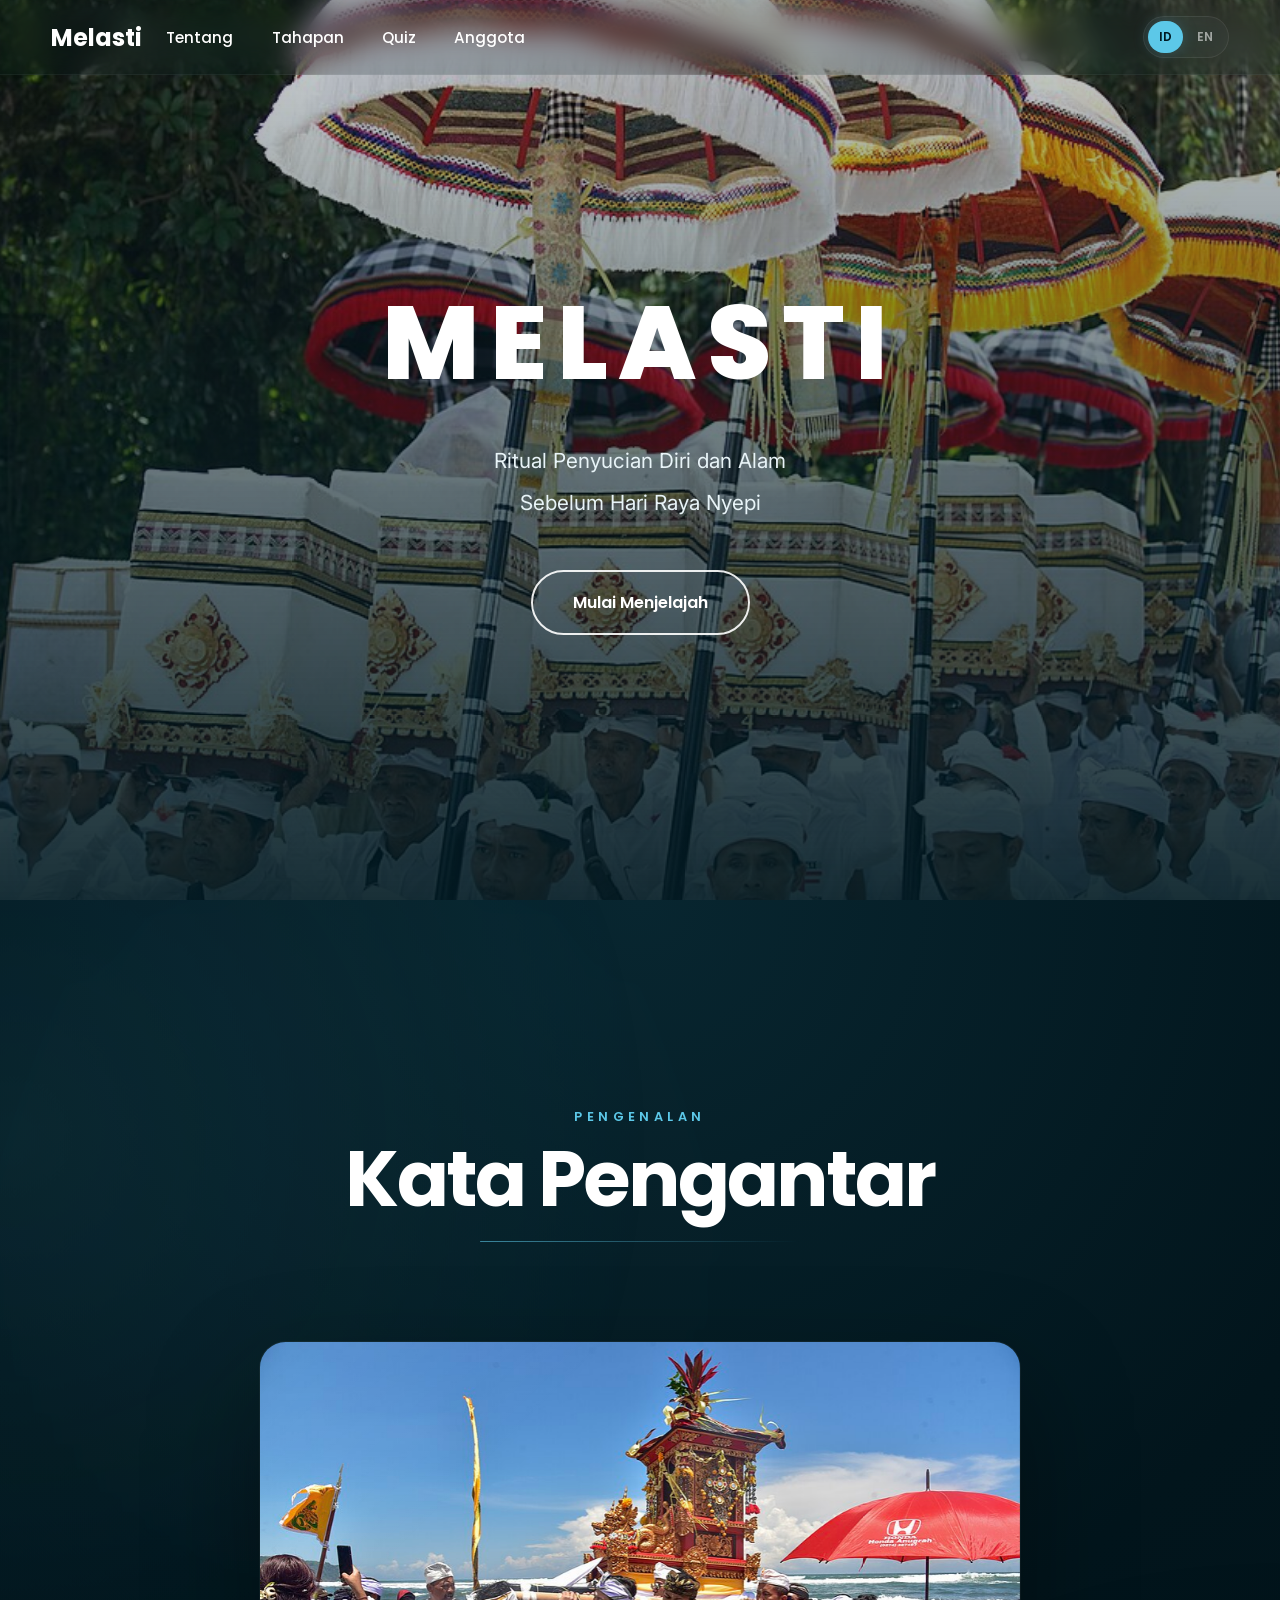
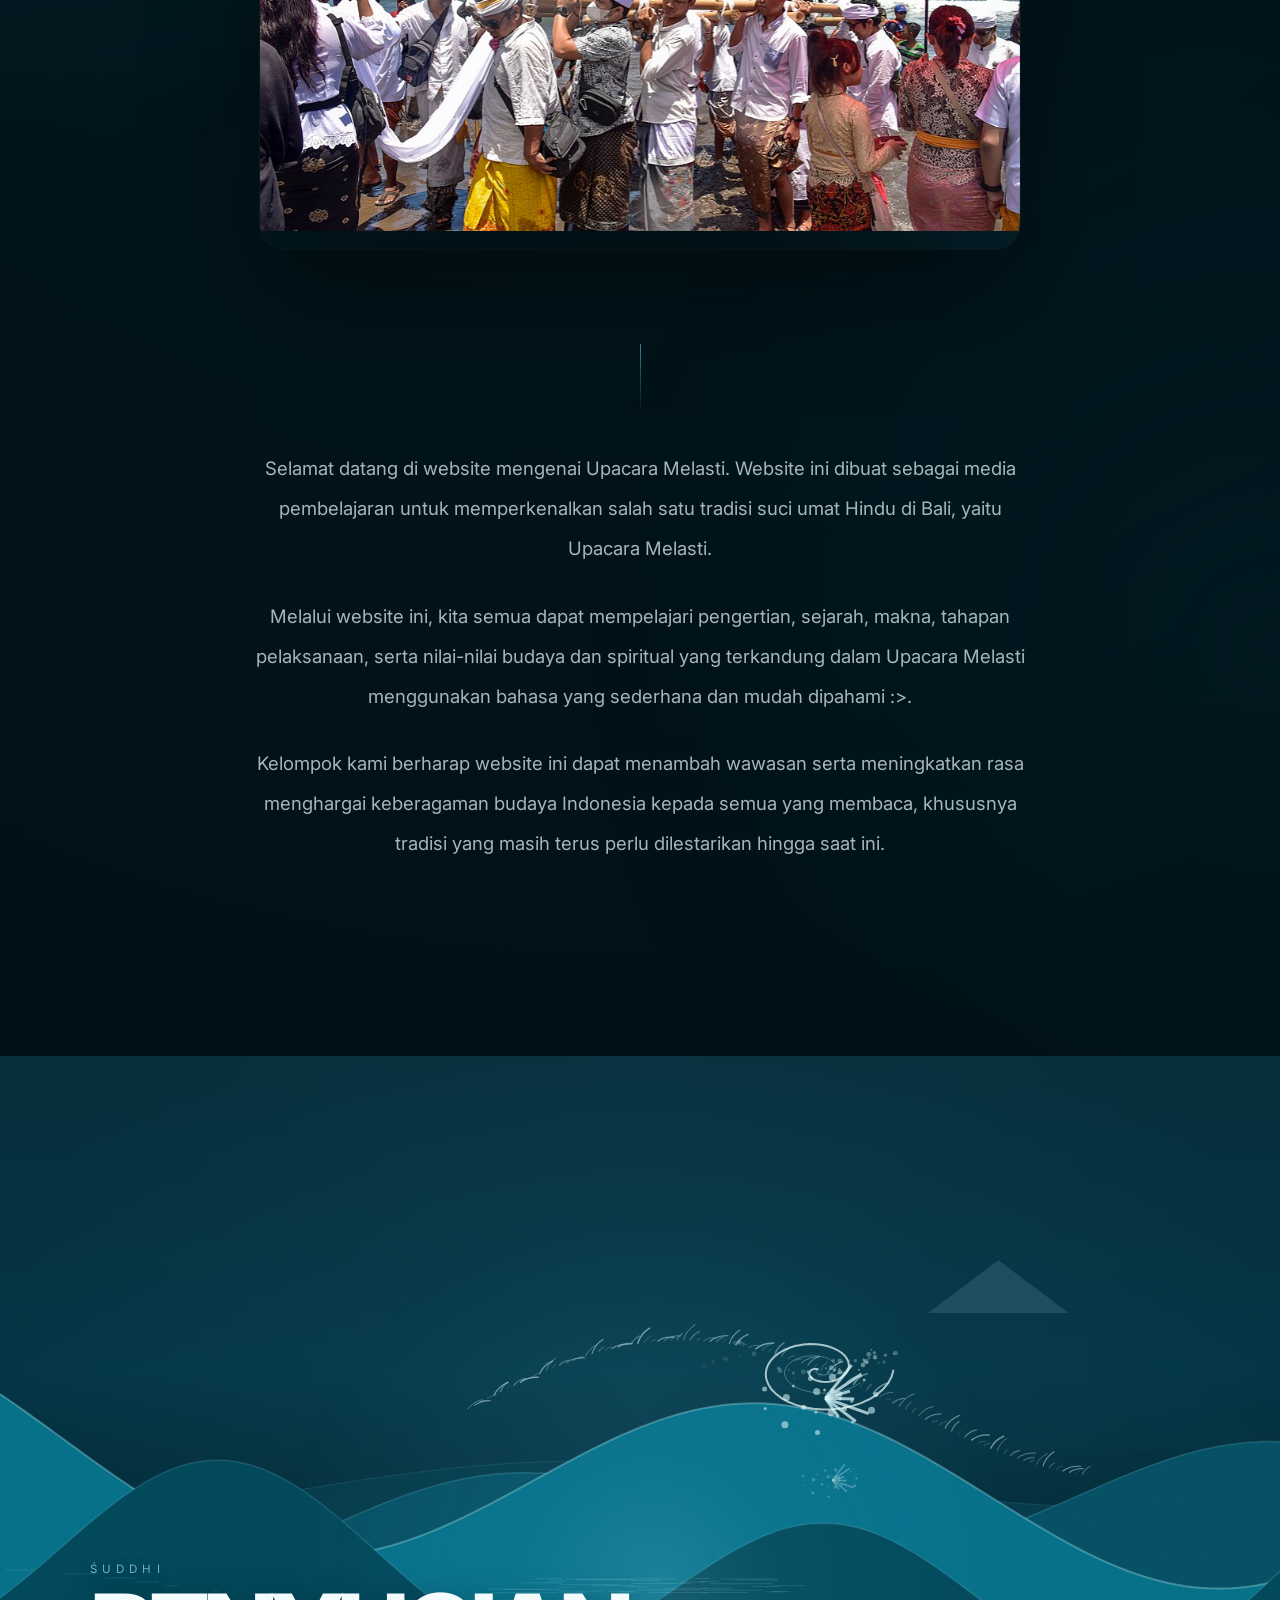
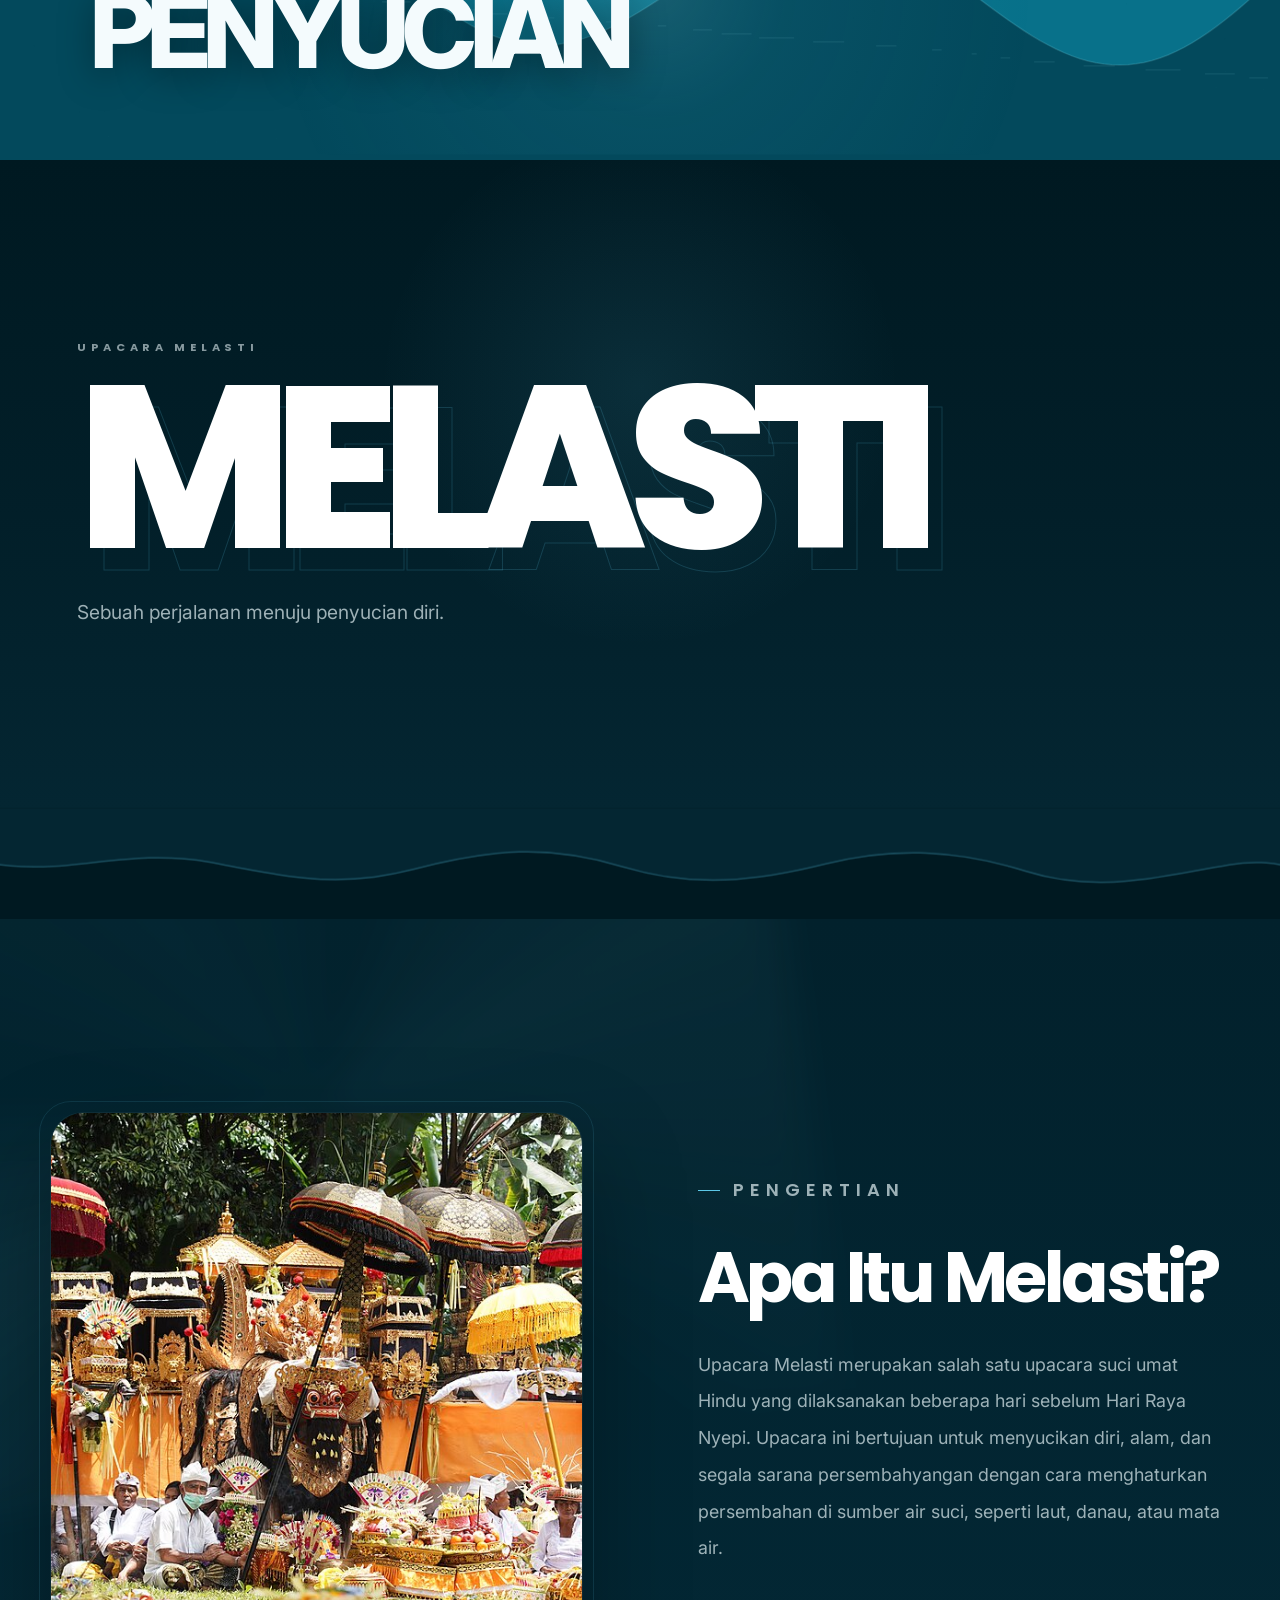
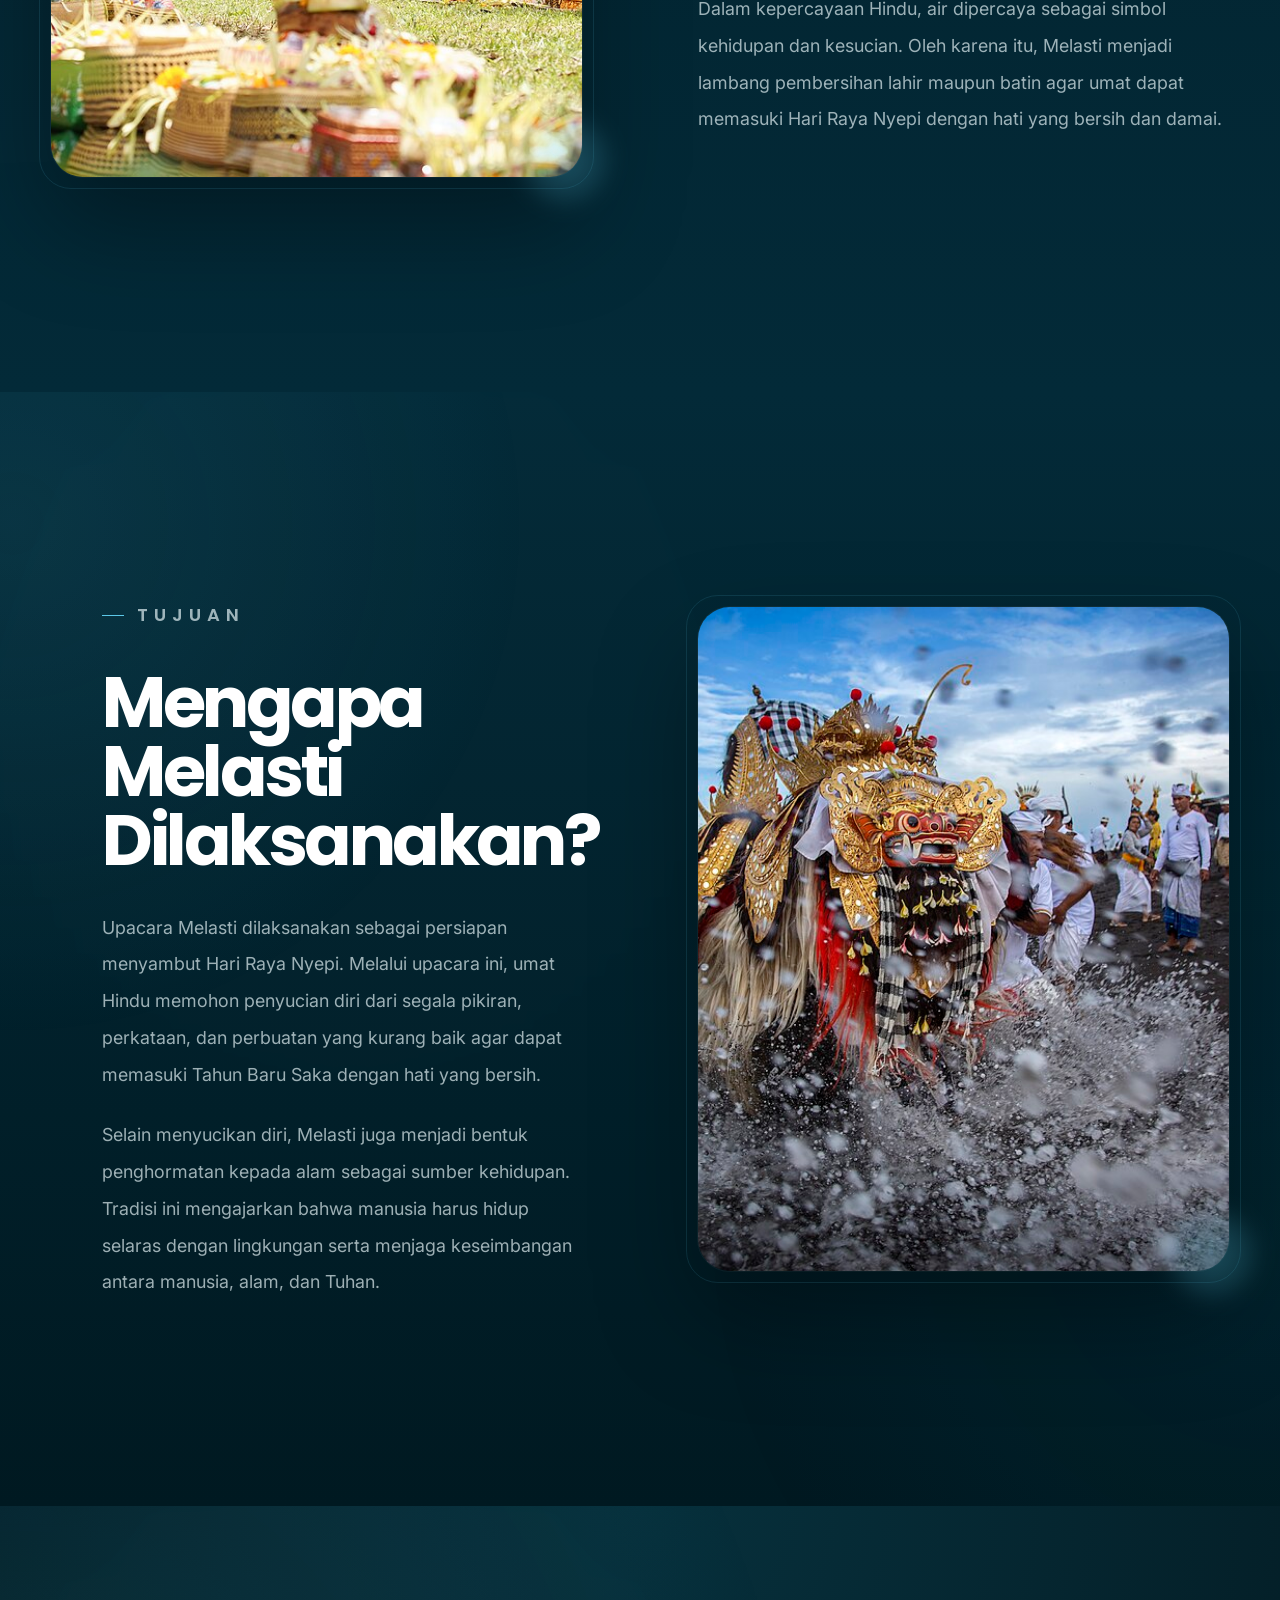
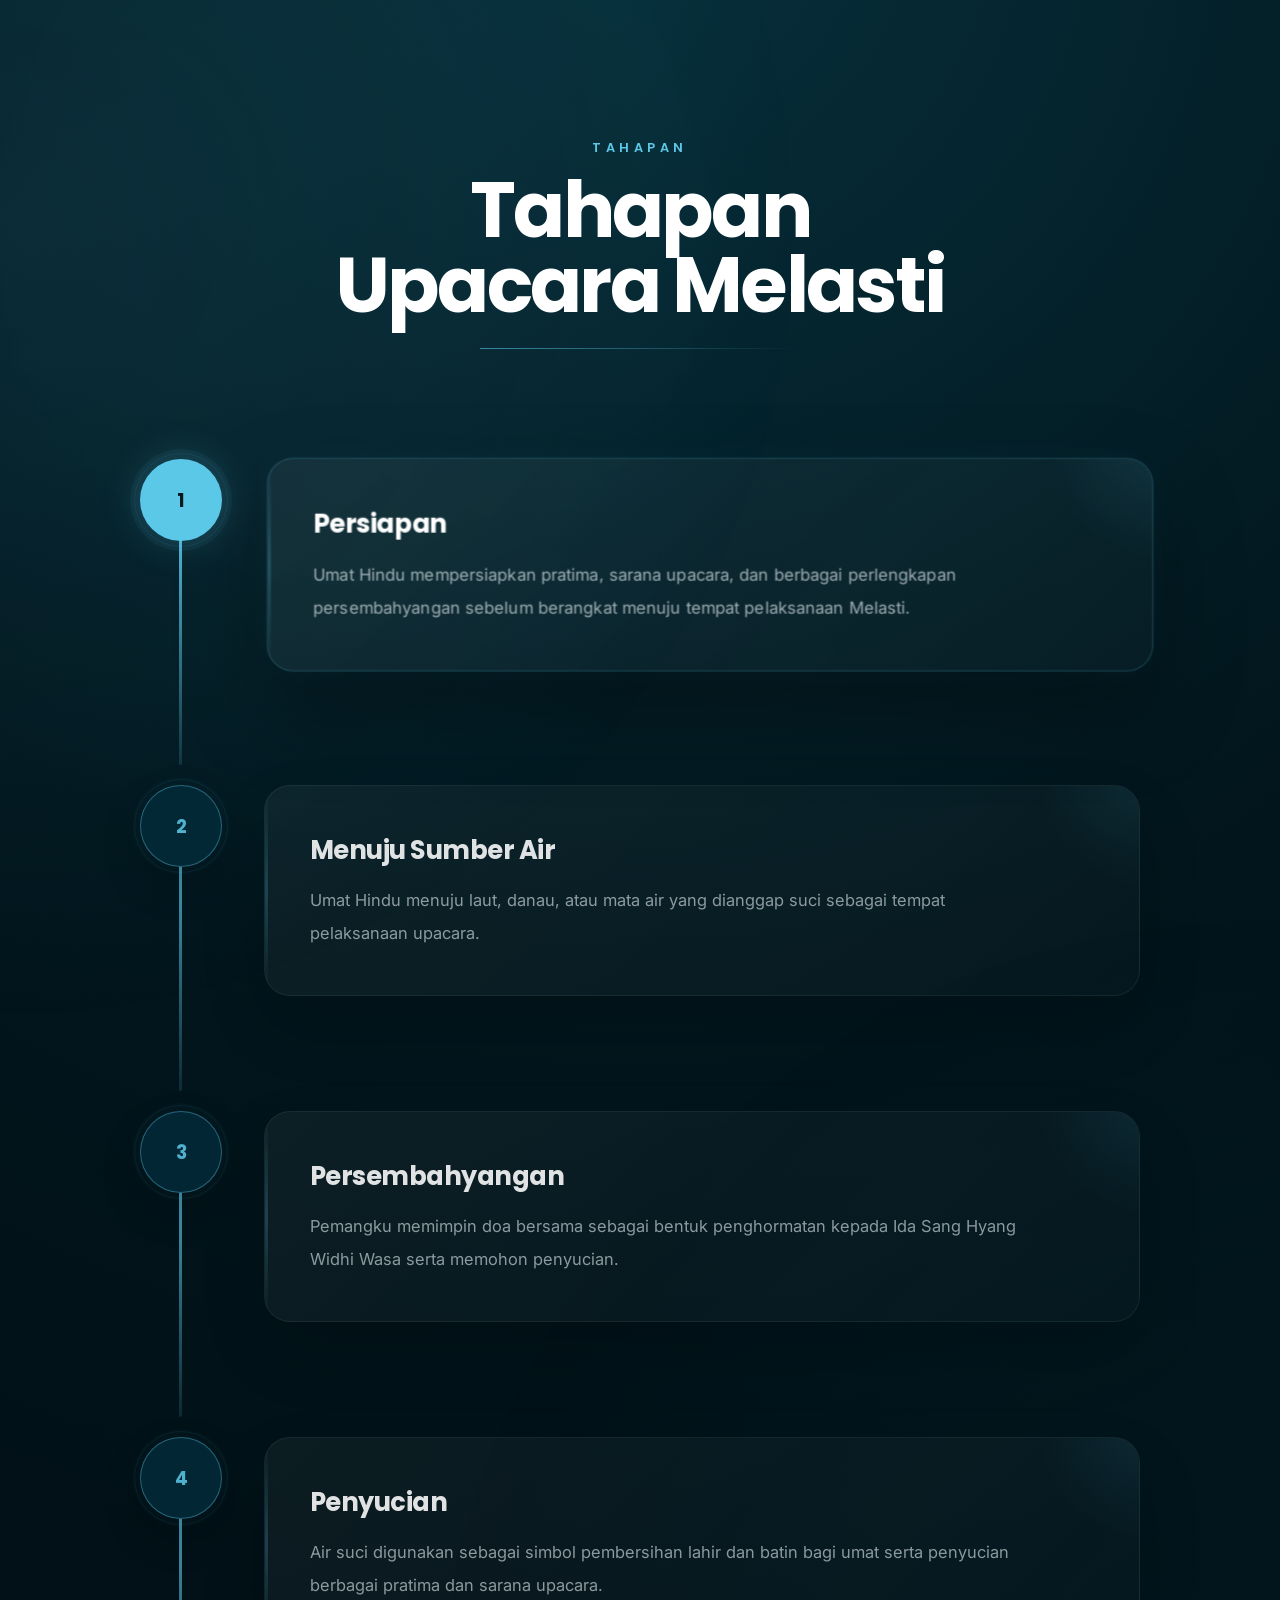
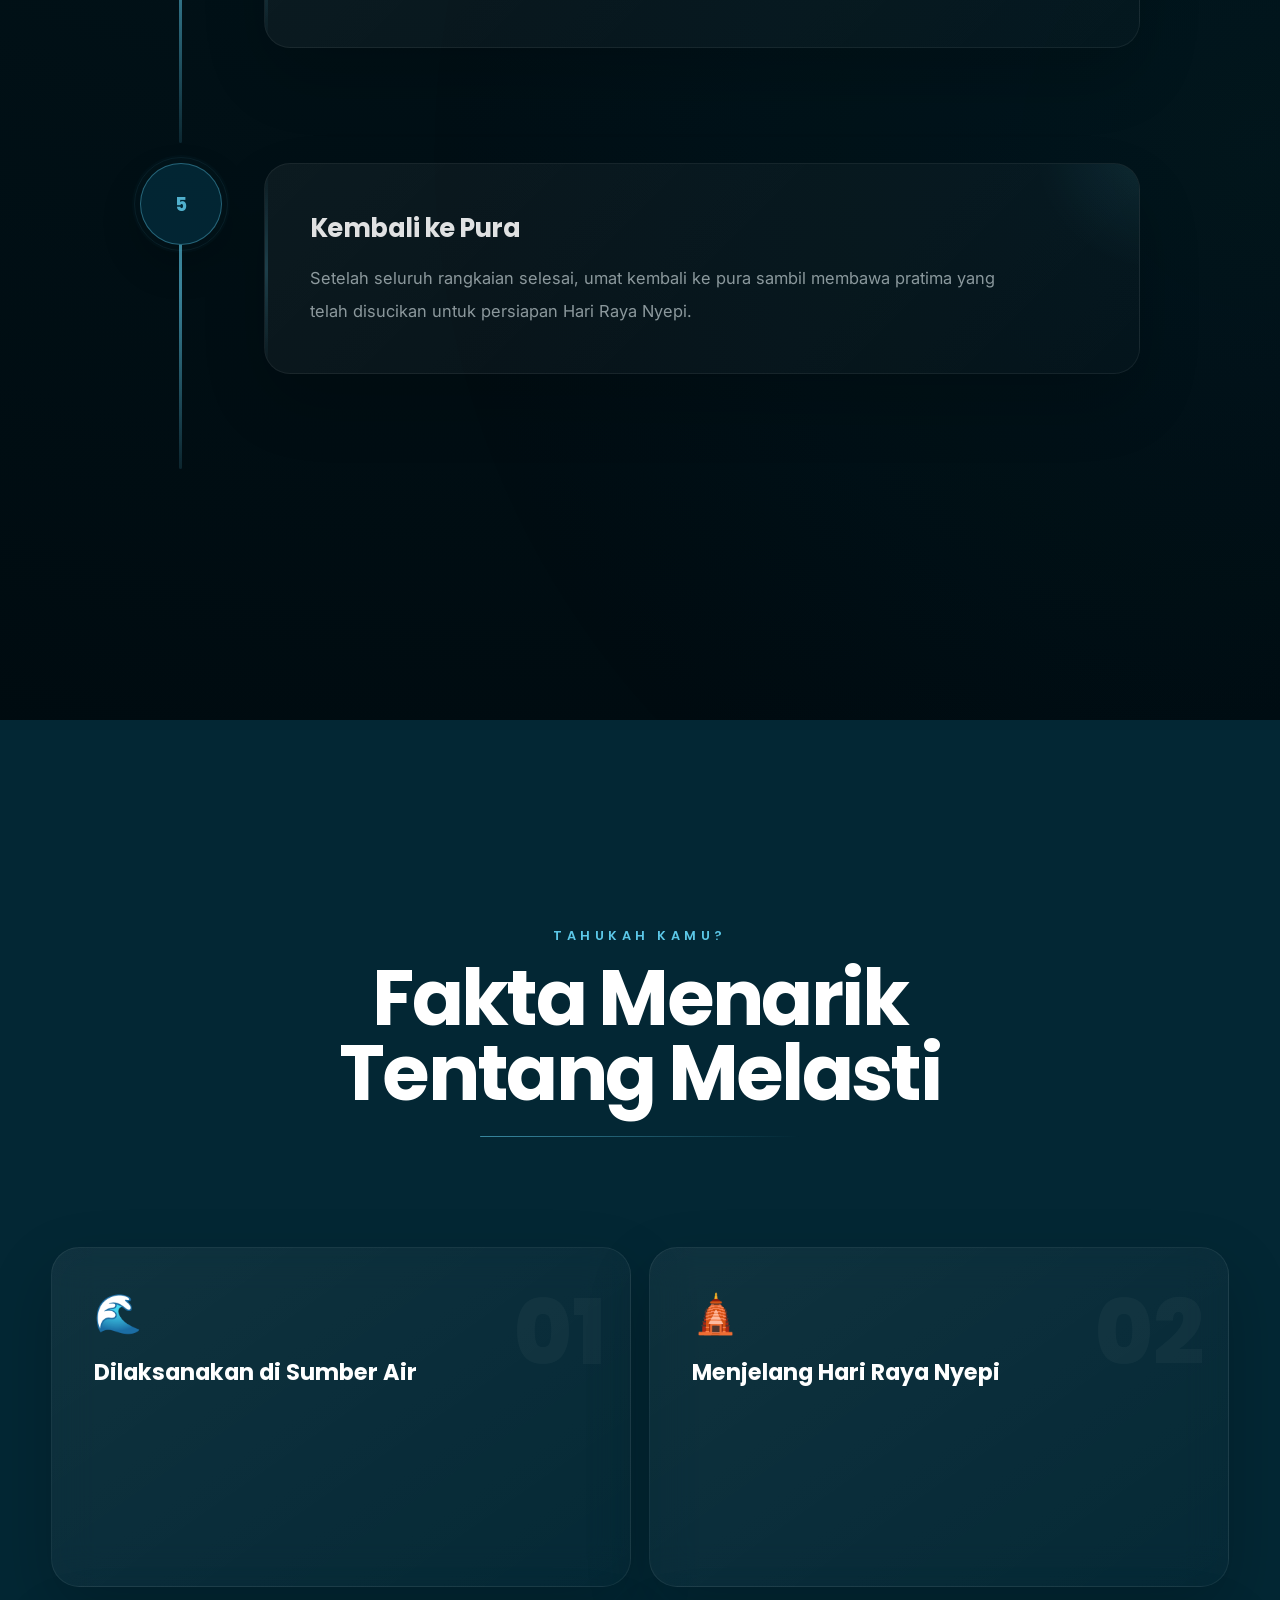
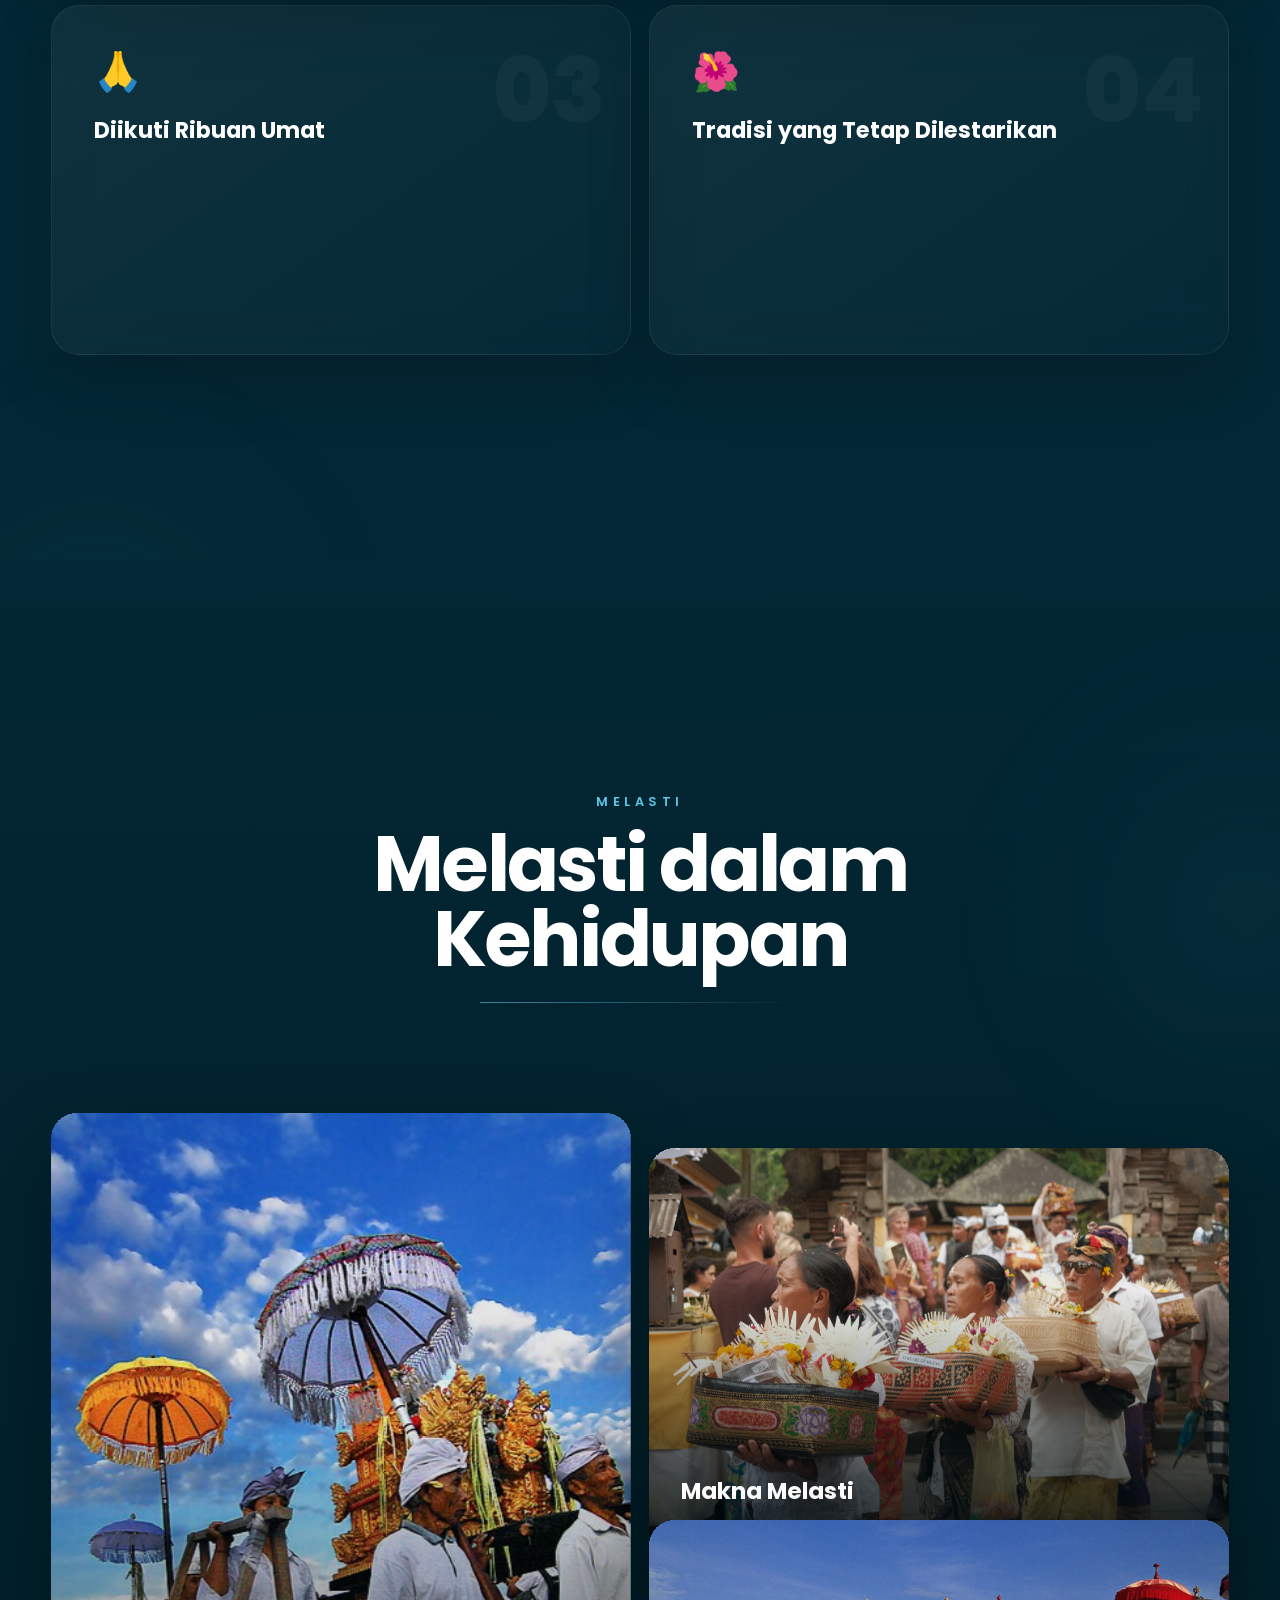
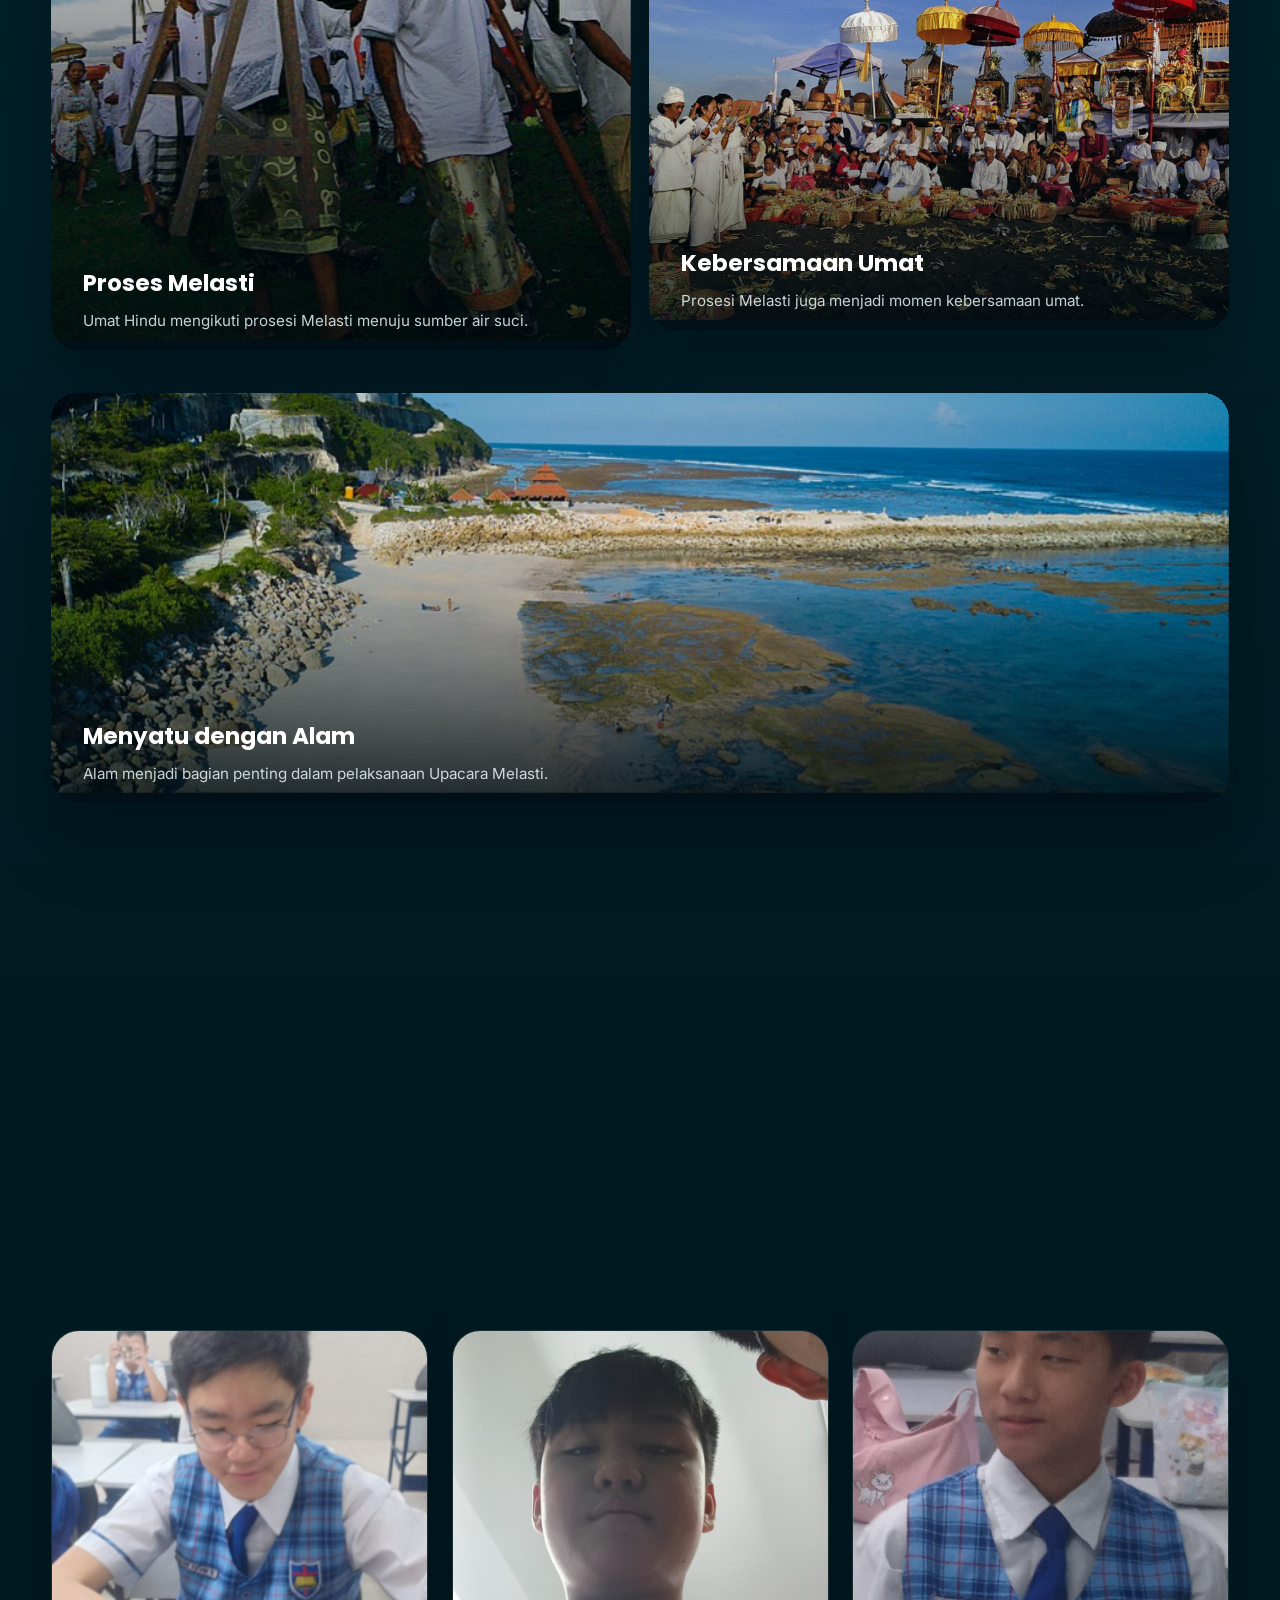
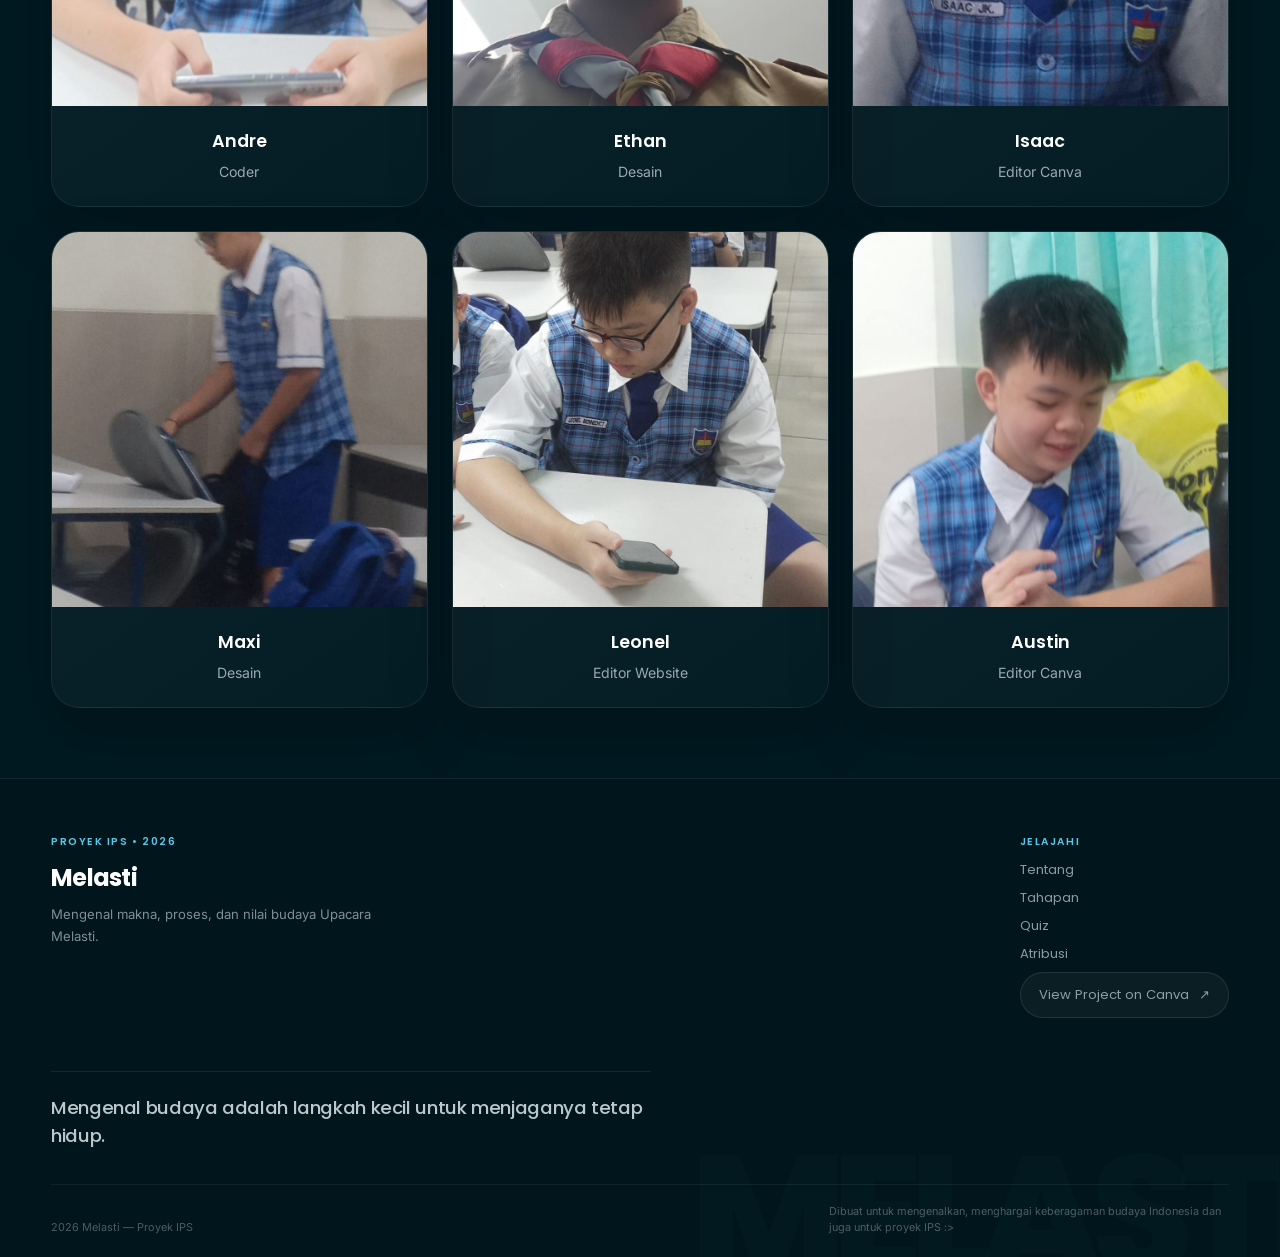
<file: index.html>
<!DOCTYPE html>
<html lang="id">

<head>

    <meta charset="UTF-8">
    <meta name="viewport" content="width=device-width, initial-scale=1.0">

    <title>Melasti | Proyek IPS</title>

    <link rel="icon" href="favicon.ico">

    <link rel="preconnect" href="https://fonts.googleapis.com">
    <link rel="preconnect" href="https://fonts.gstatic.com" crossorigin>

    <link href="https://fonts.googleapis.com/css2?family=Inter:wght@300;400;500;600;700&family=Poppins:wght@400;500;600;700;800&display=swap" rel="stylesheet">

    <link rel="stylesheet" href="style.css">

</head>

<body>

<div class="page-transition">
    <div class="page-transition-line"></div>
</div>

<!-- ==================== OPENING ANIMATION ==================== -->

<div class="opening-screen">

    <div class="opening-glow"></div>

    <div class="opening-content">

        <p class="opening-label">
            UPACARA
        </p>

        <h1>
            MELASTI
        </h1>

        <div class="opening-line"></div>

        <p class="opening-subtitle">
            Proyek IPS
        </p>

    </div>

</div>

<header id="navbar">

    <div class="container navbar-container">

        <a href="#home" class="logo">
            Melasti
        </a>

        <nav class="nav-links">

            <a href="#about">Tentang</a>
            <a href="#process">Tahapan</a>
            <a href="quiz.html" class="page-transition-link">Quiz</a>
            <a href="#team">Anggota</a>

        </nav>

        <button class="menu-toggle" aria-label="Buka menu">

            <span></span>
            <span></span>
            <span></span>

        </button>
        
        <div class="language-switch">
            <button class="active">ID</button>

            <a href="english.html" class="language-link page-transition-link">
                EN
            </a>
        </div>

    </div>

</header>

<main>

<section id="home" class="hero">

    <div class="hero-parallax">

        <div class="hero-parallax-bg"></div>

    </div>

    <div class="hero-content">

        <h1>MELASTI</h1>

        <p>
            Ritual Penyucian Diri dan Alam<br>
            Sebelum Hari Raya Nyepi
        </p>

        <a href="#about" class="primary-button">
            Mulai Menjelajah
        </a>

    </div>

    <div class="scroll-indicator">

        <div class="mouse">
            <span></span>
        </div>

    </div>

</section>

<section id="about" class="intro ambient-section ambient-midnight">

    <div class="container">

        <div class="section-heading reveal">

            <p class="section-label">
                PENGENALAN
            </p>

            <h2>
                Kata Pengantar
            </h2>

        </div>

        <div class="intro-image revealsleft">
            
            <img class="kata-pengantar-image reveal-scale" src="Assets/images/kataPengantar.jpg" alt="Upacara Melasti">

        </div>

        <div class="intro-text reveal-right">

            <p>
                Selamat datang di website mengenai Upacara Melasti. Website ini dibuat sebagai media pembelajaran untuk memperkenalkan salah satu tradisi suci umat Hindu di Bali, yaitu Upacara Melasti.
            </p>

            <p>
                Melalui website ini, kita semua dapat mempelajari pengertian, sejarah, makna, tahapan pelaksanaan, serta nilai-nilai budaya dan spiritual yang terkandung dalam Upacara Melasti menggunakan bahasa yang sederhana dan mudah dipahami :>.
            </p>

            <p>
                Kelompok kami berharap website ini dapat menambah wawasan serta meningkatkan rasa menghargai keberagaman budaya Indonesia kepada semua yang membaca, khususnya tradisi yang masih terus perlu dilestarikan hingga saat ini.
            </p>

        </div>

    </div>

</section>

<section class="melasti-wave-transition" aria-hidden="true">

    <canvas id="melastiWaveCanvas"></canvas>
    <canvas id="melastiWaveDetails"></canvas>

    <div class="wave-caption">
        <span>Śuddhi</span>
        <strong>PENYUCIAN</strong>
    </div>

</section>

<section class="wave-timeline-transition">
    <div class="wave-transition-inner">
        <span class="wave-transition-eyebrow">UPACARA MELASTI</span>

        <h2 class="wave-transition-title">
            MELASTI
        </h2>

        <p class="wave-transition-subtitle">
            Sebuah perjalanan menuju penyucian diri.
        </p>

        <div class="wave-transition-number"></div>
    </div>
</section>

<div class="organic-separator" aria-hidden="true">
    <svg
        viewBox="0 0 1440 120"
        preserveAspectRatio="none"
        xmlns="http://www.w3.org/2000/svg"
    >

        <path
            class="separator-main"
            d="
                M0 58
                C90 42 150 76 245 59
                C330 43 385 28 470 51
                C555 74 620 79 700 54
                C780 29 850 38 925 57
                C1000 76 1070 73 1145 49
                C1230 22 1300 45 1370 56
                C1400 61 1425 58 1440 52
                L1440 120
                L0 120
                Z
            "
        />

        <path
            class="separator-line"
            d="
                M0 58
                C90 42 150 76 245 59
                C330 43 385 28 470 51
                C555 74 620 79 700 54
                C780 29 850 38 925 57
                C1000 76 1070 73 1145 49
                C1230 22 1300 45 1370 56
                C1400 61 1425 58 1440 52
            "
        />

    </svg>
</div>

<section id="definition" class="split-section ambient-section ambient-ocean">

    <div class="container split-container">

        <div class="split-image reveal-left">

            <img src="Assets/images/apaItuMelasti.jpg" alt="Apa Itu Melasti">

        </div>

        <div class="split-content reveal-right">

            <p class="section-label">
                PENGERTIAN
            </p>

            <h2>
                Apa Itu Melasti?
            </h2>

            <p>
                Upacara Melasti merupakan salah satu upacara suci umat Hindu yang dilaksanakan beberapa hari sebelum Hari Raya Nyepi. Upacara ini bertujuan untuk menyucikan diri, alam, dan segala sarana persembahyangan dengan cara menghaturkan persembahan di sumber air suci, seperti laut, danau, atau mata air.
            </p>

            <p>
                Dalam kepercayaan Hindu, air dipercaya sebagai simbol kehidupan dan kesucian. Oleh karena itu, Melasti menjadi lambang pembersihan lahir maupun batin agar umat dapat memasuki Hari Raya Nyepi dengan hati yang bersih dan damai.
            </p>

        </div>

    </div>

</section>

<section id="purpose" class="split-section reverse ambient-section ambient-deep">

    <div class="container split-container">

        <div class="split-content reveal-left">

            <p class="section-label">
                TUJUAN
            </p>

            <h2>
                Mengapa Melasti Dilaksanakan?
            </h2>

            <p>
                Upacara Melasti dilaksanakan sebagai persiapan menyambut Hari Raya Nyepi. Melalui upacara ini, umat Hindu memohon penyucian diri dari segala pikiran, perkataan, dan perbuatan yang kurang baik agar dapat memasuki Tahun Baru Saka dengan hati yang bersih.
            </p>

            <p>
                Selain menyucikan diri, Melasti juga menjadi bentuk penghormatan kepada alam sebagai sumber kehidupan. Tradisi ini mengajarkan bahwa manusia harus hidup selaras dengan lingkungan serta menjaga keseimbangan antara manusia, alam, dan Tuhan.
            </p>

        </div>

        <div class="split-image reveal-right">

            <img src="Assets/images/tujuanMelasti.jpg" alt="Tujuan Melasti">

        </div>

    </div>

</section>

<section id="process" class="timeline-section ambient-section ambient-night">

    <div class="container">

        <div class="section-heading reveal">

            <p class="section-label">
                TAHAPAN
            </p>

            <h2>
                Tahapan Upacara Melasti
            </h2>

        </div>

        <div class="timeline">

            <div class="timeline-item reveal">

                <div class="timeline-number">1</div>

                <div class="timeline-content">

                    <h3>Persiapan</h3>

                    <p>
                        Umat Hindu mempersiapkan pratima, sarana upacara, dan berbagai perlengkapan persembahyangan sebelum berangkat menuju tempat pelaksanaan Melasti.
                    </p>

                </div>

            </div>

            <div class="timeline-item reveal">

                <div class="timeline-number">2</div>

                <div class="timeline-content">

                    <h3>Menuju Sumber Air</h3>

                    <p>
                        Umat Hindu menuju laut, danau, atau mata air yang dianggap suci sebagai tempat pelaksanaan upacara.
                    </p>

                </div>

            </div>

            <div class="timeline-item reveal">

                <div class="timeline-number">3</div>

                <div class="timeline-content">

                    <h3>Persembahyangan</h3>

                    <p>
                        Pemangku memimpin doa bersama sebagai bentuk penghormatan kepada Ida Sang Hyang Widhi Wasa serta memohon penyucian.
                    </p>

                </div>

            </div>

            <div class="timeline-item reveal">

                <div class="timeline-number">4</div>

                <div class="timeline-content">

                    <h3>Penyucian</h3>

                    <p>
                        Air suci digunakan sebagai simbol pembersihan lahir dan batin bagi umat serta penyucian berbagai pratima dan sarana upacara.
                    </p>

                </div>

            </div>

            <div class="timeline-item reveal">

                <div class="timeline-number">5</div>

                <div class="timeline-content">

                    <h3>Kembali ke Pura</h3>

                    <p>
                        Setelah seluruh rangkaian selesai, umat kembali ke pura sambil membawa pratima yang telah disucikan untuk persiapan Hari Raya Nyepi.
                    </p>

                </div>

            </div>

        </div>

    </div>

</section>

<!-- ==================== HTML 5 : TAHUKAH KAMU ==================== -->

<section id="facts" class="facts-section">

    <div class="container">

        <div class="section-heading reveal">

            <p class="section-label">
                TAHUKAH KAMU?
            </p>

            <h2>
                Fakta Menarik Tentang Melasti
            </h2>

        </div>

        <div class="facts-grid">

            <div class="fact-card reveal-scale">

                <span class="fact-number">01</span>

                <div class="fact-icon">
                    🌊
                </div>

                <h3>
                    Dilaksanakan di Sumber Air
                </h3>

                <p>
                    Melasti umumnya dilaksanakan di laut, danau, atau mata air karena air dipercaya sebagai lambang penyucian dalam ajaran Hindu.
                </p>

            </div>

            <div class="fact-card reveal-scale">

                <span class="fact-number">02</span>

                <div class="fact-icon">
                    🛕
                </div>

                <h3>
                    Menjelang Hari Raya Nyepi
                </h3>

                <p>
                    Upacara Melasti dilaksanakan beberapa hari sebelum Hari Raya Nyepi sebagai bentuk persiapan menyambut Tahun Baru Saka dengan hati dan jiwa yang bersih.
                </p>

            </div>

            <div class="fact-card reveal-scale">

                <span class="fact-number">03</span>

                <div class="fact-icon">
                    🙏
                </div>

                <h3>
                    Diikuti Ribuan Umat
                </h3>

                <p>
                    Di berbagai daerah di Bali, prosesi Melasti dapat diikuti oleh ribuan umat Hindu yang berjalan bersama menuju tempat pelaksanaan upacara sambil membawa pratima dan perlengkapan suci.
                </p>

            </div>

            <div class="fact-card reveal-scale">

                <span class="fact-number">04</span>

                <div class="fact-icon">
                    🌺
                </div>

                <h3>
                    Tradisi yang Tetap Dilestarikan
                </h3>

                <p>
                    Selain memiliki makna spiritual, Melasti menjadi salah satu warisan budaya Indonesia yang masih dijaga dan dilestarikan hingga sekarang sebagai bagian dari identitas budaya Bali.
                </p>

            </div>

        </div>

    </div>

</section>

<!-- ==================== HTML 6 : MOMEN MELASTI ==================== -->

<section id="gallery" class="moments-section">

    <div class="container">

        <div class="section-heading reveal">

            <p class="section-label">
                MELASTI
            </p>

            <h2>
                Melasti dalam Kehidupan
            </h2>

        </div>

        <div class="moments-grid">

            <div class="moment-card moment-large reveal-scale">

                <img
                    src="Assets/images/prosesMelasti.jpg"
                    alt="Proses Upacara Melasti"
                >

                <div class="moment-overlay">

                    <h3>
                        Proses Melasti
                    </h3>

                    <p>
                        Umat Hindu mengikuti prosesi Melasti menuju sumber air suci.
                    </p>

                </div>

            </div>

            <div class="moment-card reveal">

                <img
                    src="Assets/images/maknaMelasti.jpg"
                    alt="Upacara Melasti"
                >

                <div class="moment-overlay">

                    <h3>
                        Makna Melasti
                    </h3>

                    <p>
                        Melasti menjadi simbol penyucian diri dan alam.
                    </p>

                </div>

            </div>

            <div class="moment-card reveal-scale">

                <img
                    src="Assets/images/kebersamaanUmat.jpg"
                    alt="Tujuan Upacara Melasti"
                >

                <div class="moment-overlay">

                    <h3>
                        Kebersamaan Umat
                    </h3>

                    <p>
                        Prosesi Melasti juga menjadi momen kebersamaan umat.
                    </p>

                </div>

            </div>

            <div class="moment-card moment-wide">

                <img
                    src="Assets/images/menyatuDenganAlam.jpg"
                    alt="Suasana Upacara Melasti"
                >

                <div class="moment-overlay">

                    <h3>
                        Menyatu dengan Alam
                    </h3>

                    <p>
                        Alam menjadi bagian penting dalam pelaksanaan Upacara Melasti.
                    </p>

                </div>

            </div>

        </div>

    </div>

</section>

<section id="team">

    <div class="container">

        <div class="section-heading reveal">

            <p class="section-label">
                KELOMPOK KAMI
            </p>

            <h2>
                Di Balik The Very Cool Presentation
            </h2>

        </div>

        <div class="team-grid">

            <div class="team-card reveal-scale">

                <div class="team-image">

                    <img
                        src="Assets/images/Andre.jpeg"
                        alt="Andre IMG"
                    >

                </div>

                <div class="team-info">

                    <h3>
                        Andre
                    </h3>

                    <p>
                        Coder
                    </p>

                </div>

            </div>


            <div class="team-card reveal-scale">

                <div class="team-image">

                    <img
                        src="Assets/images/Ethan.jpeg"
                        alt="Ethan IMG"
                    >

                </div>

                <div class="team-info">

                    <h3>
                        Ethan
                    </h3>

                    <p>
                        Desain
                    </p>

                </div>

            </div>


            <div class="team-card reveal-scale">

                <div class="team-image">

                    <img
                        src="Assets/images/Isaac.jpeg"
                        alt="Isaac IMG"
                    >

                </div>

                <div class="team-info">

                    <h3>
                        Isaac
                    </h3>

                    <p>
                        Editor Canva
                    </p>

                </div>

            </div>


            <div class="team-card reveal-scale">

                <div class="team-image">

                    <img
                        src="Assets/images/Maxi.jpeg"
                        alt="Maxi IMG"
                    >

                </div>

                <div class="team-info">

                    <h3>
                        Maxi
                    </h3>

                    <p>
                        Desain
                    </p>

                </div>

            </div>


            <div class="team-card reveal-scale">

                <div class="team-image">

                    <img
                        src="Assets/images/Leonel.jpeg"
                        alt="Leonel IMG"
                    >

                </div>

                <div class="team-info">

                    <h3>
                        Leonel
                    </h3>

                    <p>
                        Editor Website
                    </p>

                </div>

            </div>


            <div class="team-card reveal-scale">

                <div class="team-image">

                    <img
                        src="Assets/images/Austin.jpeg"
                        alt="Austin IMG"
                    >

                </div>

                <div class="team-info">

                    <h3>
                        Austin
                    </h3>

                    <p>
                        Editor Canva
                    </p>

                </div>

            </div>

        </div>

    </div>

</section>

<footer class="site-footer">

    <div class="footer-watermark">
        MELASTI
    </div>

    <div class="container footer-container reveal">

        <div class="footer-main">

            <div class="footer-brand">

                <p class="footer-label">
                    PROYEK IPS • 2026
                </p>

                <a href="#home" class="footer-logo">
                    Melasti
                </a>

                <p class="footer-description">
                    Mengenal makna, proses, dan nilai budaya
                    Upacara Melasti.
                </p>

            </div>


            <div class="footer-navigation">

                <p class="footer-label">
                    JELAJAHI
                </p>

                <a href="#about">Tentang</a>

                <a href="#process">Tahapan</a>

                <a href="quiz.html" class="page-transition-link">Quiz</a>

                <a href="attributions.html" class="page-transition-link">Atribusi</a>

                <a
                    href="https://canva.link/q65gurylj4717sz"
                    class="canva-link"
                    target="_blank"
                    rel="noopener noreferrer"
                >
                    <span>View Project on Canva</span>
                    <span class="canva-arrow">↗</span>
                </a>

            </div>

        </div>


        <div class="footer-message">

            Mengenal budaya adalah langkah kecil
            untuk menjaganya tetap hidup.

        </div>


        <div class="footer-bottom reveal">

            <p>
                2026 Melasti — Proyek IPS
            </p>

            <p>
                Dibuat untuk mengenalkan, menghargai
                keberagaman budaya Indonesia dan juga untuk proyek IPS :>
            </p>

        </div>

    </div>

</footer>
<button class="back-to-top" aria-label="Kembali ke atas">
    <span></span>
</button>

<script src="script.js"></script>


</body>

</html>
</file>
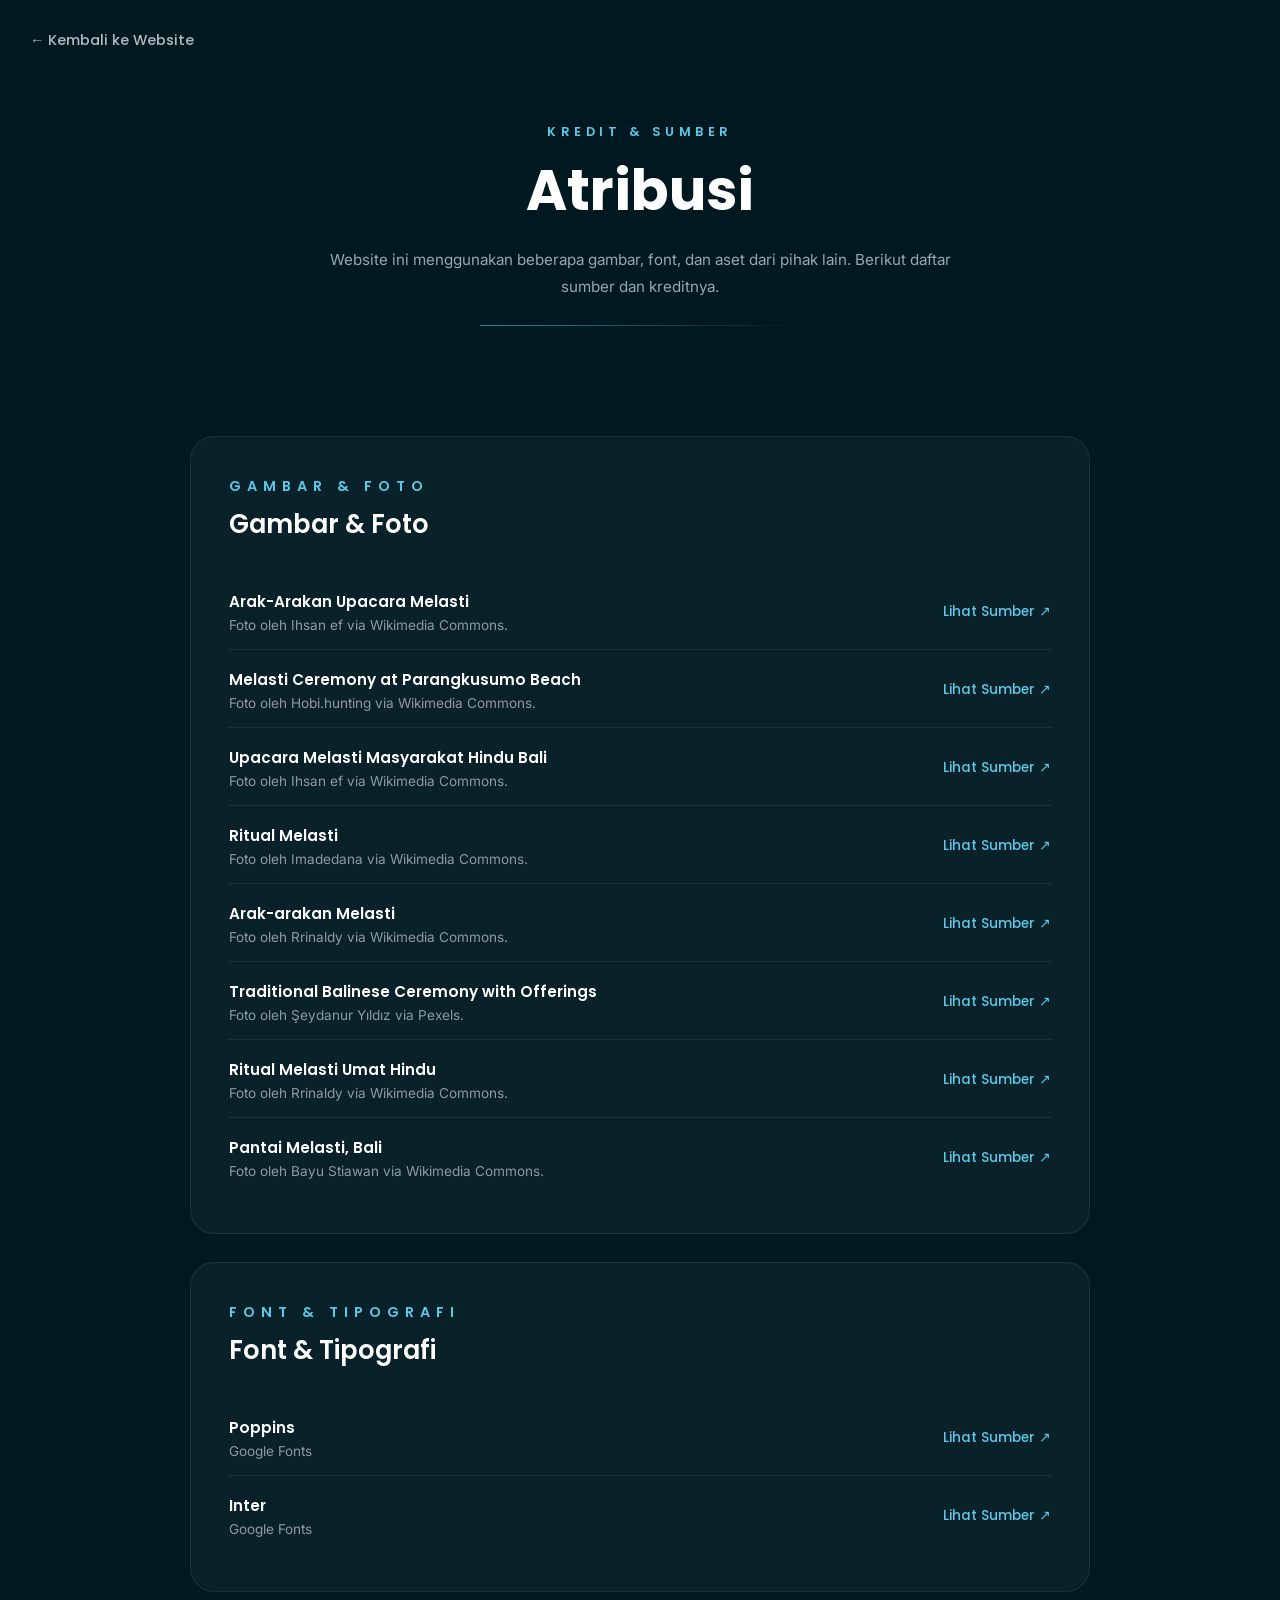
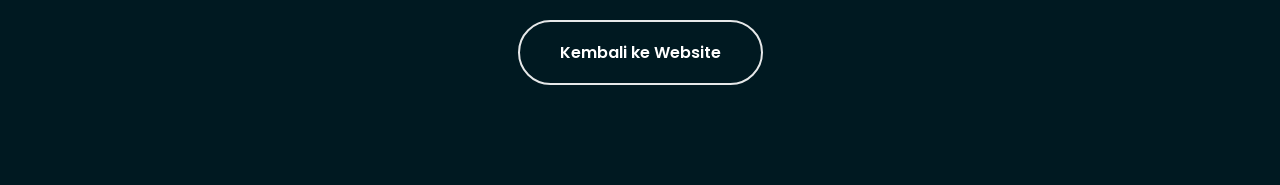
<file: attributions.html>
<!DOCTYPE html>
<html lang="id">

<head>

    <meta charset="UTF-8">

    <meta name="viewport" content="width=device-width, initial-scale=1.0">

    <title>Melasti | Atribusi</title>

    <link rel="icon" href="favicon.ico">

    <link rel="preconnect" href="https://fonts.googleapis.com">
    <link rel="preconnect" href="https://fonts.gstatic.com" crossorigin>

    <link
        href="https://fonts.googleapis.com/css2?family=Inter:wght@300;400;500;600;700&family=Poppins:wght@400;500;600;700;800&display=swap"
        rel="stylesheet"
    >

    <link rel="stylesheet" href="style.css">

</head>


<body>

    <div class="page-transition">
        <div class="page-transition-line"></div>
    </div>

    <main class="quiz-page">

        <a href="index.html" class="quiz-back page-transition-link">
            ← Kembali ke Website
        </a>


        <div class="container quiz-page-container">


            <!-- ==================== HEADING ==================== -->

            <div class="section-heading quiz-page-heading reveal">

                <p class="section-label">
                    KREDIT & SUMBER
                </p>

                <h1>
                    Atribusi
                </h1>

                <p class="quiz-introduction reveal">
                    Website ini menggunakan beberapa gambar, font, dan aset
                    dari pihak lain. Berikut daftar sumber dan kreditnya.
                </p>

            </div>


            <!-- ==================== IMAGES ==================== -->

            <section class="quiz-box reveal">

                <div class="quiz-box-heading">

                    <p class="section-label">
                        GAMBAR & FOTO
                    </p>

                    <h2>
                        Gambar & Foto
                    </h2>

                </div>

                <div class="attribution-list">

                    <div class="attribution-item">
                        <div class="attribution-item-info">
                            <p class="attribution-item-title">Arak-Arakan Upacara Melasti</p>
                            <p class="attribution-item-source">Foto oleh Ihsan ef via Wikimedia Commons.</p>
                        </div>
                        <a href="https://commons.wikimedia.org/wiki/File:Arak-Arakan_Upacara_Melasti.jpg" class="attribution-item-link" target="_blank" rel="noopener noreferrer">Lihat Sumber ↗</a>
                    </div>

                    <div class="attribution-item">
                        <div class="attribution-item-info">
                            <p class="attribution-item-title">Melasti Ceremony at Parangkusumo Beach</p>
                            <p class="attribution-item-source">Foto oleh Hobi.hunting via Wikimedia Commons.</p>
                        </div>
                        <a href="https://commons.wikimedia.org/wiki/File:Melasti_Ceremony_at_Parangkusumo_Beach.jpg" class="attribution-item-link" target="_blank" rel="noopener noreferrer">Lihat Sumber ↗</a>
                    </div>

                    <div class="attribution-item">
                        <div class="attribution-item-info">
                            <p class="attribution-item-title">Upacara Melasti Masyarakat Hindu Bali</p>
                            <p class="attribution-item-source">Foto oleh Ihsan ef via Wikimedia Commons.</p>
                        </div>
                        <a href="https://commons.wikimedia.org/wiki/File:Upacara_Melasti_Masyarakat_Hindu_Bali.jpg" class="attribution-item-link" target="_blank" rel="noopener noreferrer">Lihat Sumber ↗</a>
                    </div>

                    <div class="attribution-item">
                        <div class="attribution-item-info">
                            <p class="attribution-item-title">Ritual Melasti</p>
                            <p class="attribution-item-source">Foto oleh Imadedana via Wikimedia Commons.</p>
                        </div>
                        <a href="https://commons.wikimedia.org/wiki/File:Ritual_Melasti.jpg" class="attribution-item-link" target="_blank" rel="noopener noreferrer">Lihat Sumber ↗</a>
                    </div>

                    <div class="attribution-item">
                        <div class="attribution-item-info">
                            <p class="attribution-item-title">Arak-arakan Melasti</p>
                            <p class="attribution-item-source">Foto oleh Rrinaldy via Wikimedia Commons.</p>
                        </div>
                        <a href="https://commons.wikimedia.org/wiki/File:Arak-arakan_Melasti.jpg" class="attribution-item-link" target="_blank" rel="noopener noreferrer">Lihat Sumber ↗</a>
                    </div>

                    <div class="attribution-item">
                        <div class="attribution-item-info">
                            <p class="attribution-item-title">Traditional Balinese Ceremony with Offerings</p>
                            <p class="attribution-item-source">Foto oleh Şeydanur Yıldız via Pexels.</p>
                        </div>
                        <a href="https://www.pexels.com/photo/traditional-balinese-ceremony-with-offerings-28960863/" class="attribution-item-link" target="_blank" rel="noopener noreferrer">Lihat Sumber ↗</a>
                    </div>

                    <div class="attribution-item">
                        <div class="attribution-item-info">
                            <p class="attribution-item-title">Ritual Melasti Umat Hindu</p>
                            <p class="attribution-item-source">Foto oleh Rrinaldy via Wikimedia Commons.</p>
                        </div>
                        <a href="https://commons.wikimedia.org/wiki/File:Upacara_Melasti_Masyarakat_Hindu_Bali.jpg" class="attribution-item-link" target="_blank" rel="noopener noreferrer">Lihat Sumber ↗</a>
                    </div>

                    <div class="attribution-item">
                        <div class="attribution-item-info">
                            <p class="attribution-item-title">Pantai Melasti, Bali</p>
                            <p class="attribution-item-source">Foto oleh Bayu Stiawan via Wikimedia Commons.</p>
                        </div>
                        <a href="https://commons.wikimedia.org/wiki/File:Pantai_Melasti,_Bali.jpg" class="attribution-item-link" target="_blank" rel="noopener noreferrer">Lihat Sumber ↗</a>
                    </div>

                </div>

            </section>


            <!-- ==================== FONTS ==================== -->

            <section class="quiz-box reveal">

                <div class="quiz-box-heading">

                    <p class="section-label">
                        FONT & TIPOGRAFI
                    </p>

                    <h2>
                        Font & Tipografi
                    </h2>

                </div>

                <div class="attribution-list">

                    <div class="attribution-item">
                        <div class="attribution-item-info">
                            <p class="attribution-item-title">Poppins</p>
                            <p class="attribution-item-source">Google Fonts</p>
                        </div>
                        <a href="https://fonts.google.com/specimen/Poppins" class="attribution-item-link" target="_blank" rel="noopener noreferrer">Lihat Sumber ↗</a>
                    </div>

                    <div class="attribution-item">
                        <div class="attribution-item-info">
                            <p class="attribution-item-title">Inter</p>
                            <p class="attribution-item-source">Google Fonts</p>
                        </div>
                        <a href="https://fonts.google.com/specimen/Inter" class="attribution-item-link" target="_blank" rel="noopener noreferrer">Lihat Sumber ↗</a>
                    </div>

                </div>

            </section>

            
            <!-- ==================== BACK BUTTON ==================== -->

            <div class="attribution-footer reveal">

                <a href="index.html" class="primary-button page-transition-link">
                    Kembali ke Website
                </a>

            </div>

        </div>

    </main>


    <script src="script.js"></script>

</body>

</html>
</file>
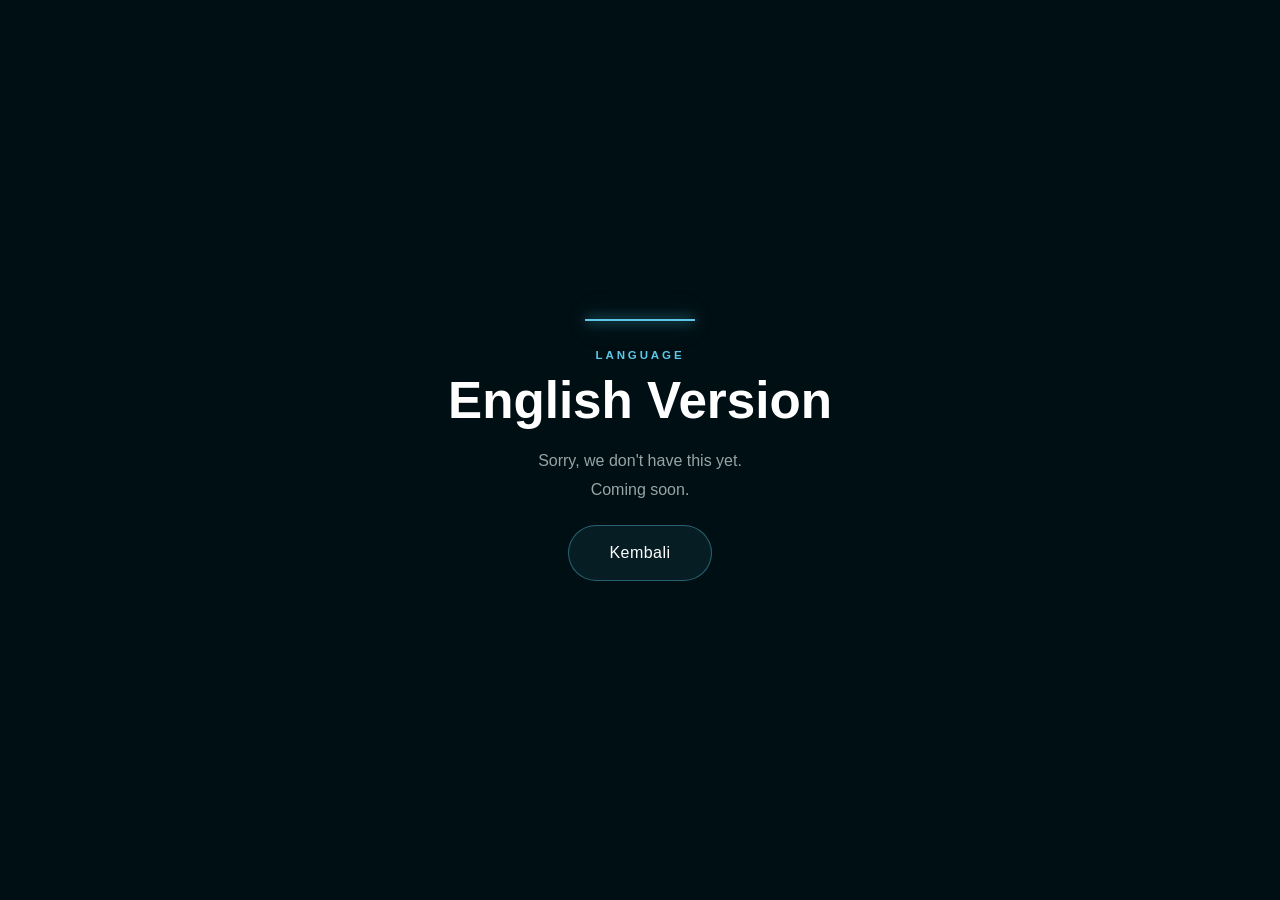
<file: english.html>
<!DOCTYPE html>
<html lang="en">

<head>
    <meta charset="UTF-8">

    <meta
        name="viewport"
        content="width=device-width, initial-scale=1.0"
    >

    <title>Melasti | English Version</title>

    <link rel="stylesheet" href="style.css">
</head>

<body>

    <div class="page-transition">
        <div class="page-transition-line"></div>
    </div>

    <div class="language-coming-soon active">

        <div class="language-coming-content">

            <span class="language-coming-line"></span>

            <p class="language-coming-small">
                LANGUAGE
            </p>

            <h2>
                English Version
            </h2>

            <p class="language-coming-message">
                Sorry, we don't have this yet.
                <br>
                Coming soon.
            </p>

            <button
                type="button"
                id="closeLanguageComing"
                onclick="window.location.href='index.html'"
            >
                Kembali
            </button>

        </div>

    </div>

    <script src="script.js"></script>

</body>

</html>
</file>
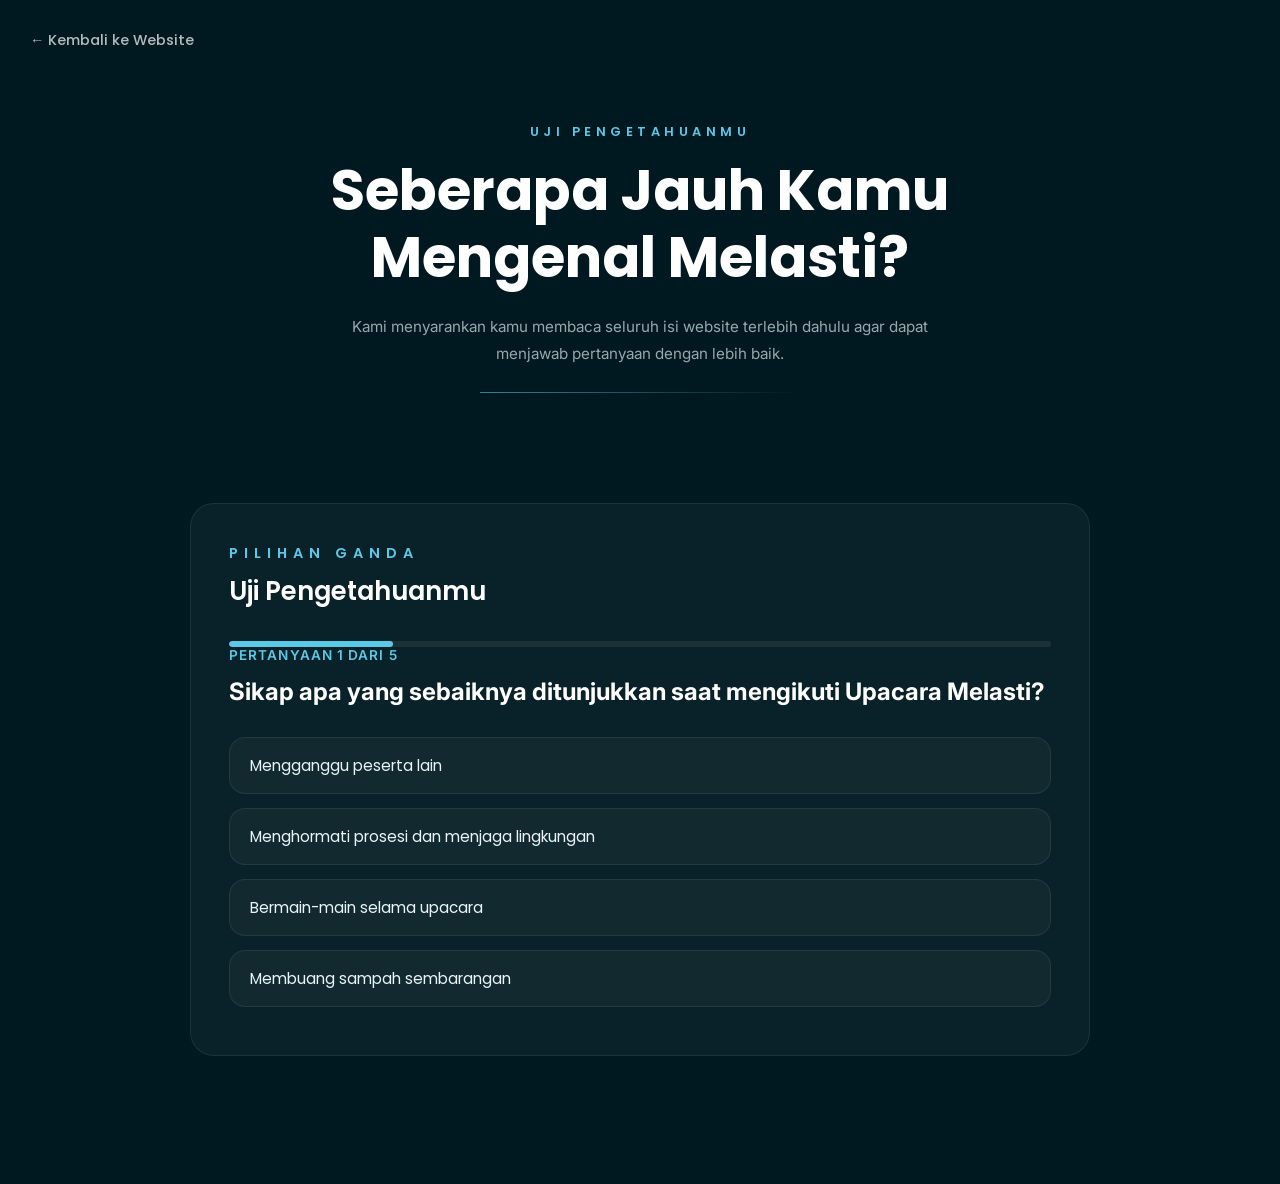
<file: quiz.html>
<!DOCTYPE html>
<html lang="id">

<head>

    <meta charset="UTF-8">

    <meta name="viewport" content="width=device-width, initial-scale=1.0">

    <title>Melasti | Quiz</title>

    <link rel="icon" href="favicon.ico">

    <link rel="preconnect" href="https://fonts.googleapis.com">
    <link rel="preconnect" href="https://fonts.gstatic.com" crossorigin>

    <link
        href="https://fonts.googleapis.com/css2?family=Inter:wght@300;400;500;600;700&family=Poppins:wght@400;500;600;700;800&display=swap"
        rel="stylesheet"
    >

    <link rel="stylesheet" href="style.css">

</head>


<body>

    <main class="quiz-page">

        <a href="index.html" class="quiz-back">
            ← Kembali ke Website
        </a>


        <div class="container quiz-page-container">


            <!-- ==================== QUIZ INTRO ==================== -->

            <div class="section-heading quiz-page-heading reveal">

                <p class="section-label">
                    UJI PENGETAHUANMU
                </p>

                <h1>
                    Seberapa Jauh Kamu Mengenal Melasti?
                </h1>

                <p class="quiz-introduction reveal">
                    Kami menyarankan kamu membaca seluruh isi website
                    terlebih dahulu agar dapat menjawab pertanyaan
                    dengan lebih baik.
                </p>

            </div>


            <!-- ==================== MULTIPLE CHOICE ==================== -->

            <section class="quiz-box quiz-multiple-choice">

                <div class="quiz-box-heading reveal">

                    <p class="section-label">
                        PILIHAN GANDA
                    </p>

                    <h2>
                        Uji Pengetahuanmu
                    </h2>

                </div>


                <div class="quiz-progress">

                    <div class="quiz-progress-bar"></div>

                </div>


                <p class="quiz-question-number">
                    Pertanyaan 1 dari 5
                </p>


                <div class="quiz-question">

                    <h3>
                        Di mana Upacara Melasti biasanya dilaksanakan?
                    </h3>

                </div>


                <div class="quiz-options">

                    <button class="quiz-option">
                        Di gunung
                    </button>

                    <button class="quiz-option">
                        Di laut atau sumber air
                    </button>

                    <button class="quiz-option">
                        Di dalam rumah
                    </button>

                    <button class="quiz-option">
                        Di sawah
                    </button>

                </div>


                <button class="quiz-next">
                    Pertanyaan Berikutnya
                </button>


                <p class="quiz-result-message"></p>

            </section>


            <!-- ==================== FILL IN THE BLANK ==================== -->

            <section class="quiz-box quiz-fill-blank" hidden>

                <div class="quiz-box-heading">

                    <p class="section-label">
                        ISI BAGIAN YANG KOSONG
                    </p>

                    <h2>
                        Lengkapi Kalimat
                    </h2>

                </div>


                <div class="fill-question">

                    <h3>
                        Melasti dilaksanakan beberapa hari sebelum
                        Hari Raya ________.
                    </h3>

                </div>


                <input
                    type="text"
                    class="fill-answer"
                    placeholder="Ketik jawabanmu..."
                    autocomplete="off"
                >


                <button class="fill-submit">
                    Periksa Jawaban
                </button>


                <p class="fill-feedback"></p>

            </section>


            <!-- ==================== REFLECTION ==================== -->

            <section class="quiz-box quiz-reflection" hidden>

                <div class="quiz-box-heading">

                    <p class="section-label">
                        REFLEKSI
                    </p>

                    <h2>
                        Bagikan Pendapatmu
                    </h2>

                </div>


                <div class="reflection-question">

                    <h3>
                        Menurutmu, apa makna Upacara Melasti
                        bagi umat Hindu?
                    </h3>

                    <p>
                        Tidak ada jawaban benar atau salah.
                        Tuliskan apa yang kamu pahami dengan bahasamu sendiri.
                    </p>

                </div>


                <textarea
                    class="reflection-answer"
                    placeholder="Tuliskan jawabanmu..."
                    rows="6"
                ></textarea>


                <button class="reflection-submit">
                    Kirim Jawaban
                </button>


                <p class="reflection-feedback"></p>

            </section>


            <!-- ==================== FINAL RESULT ==================== -->

            <section class="quiz-box quiz-final-result" hidden>

                <p class="section-label">
                    KUIS SELESAI
                </p>

                <h2>
                    Hebat!
                </h2>


                <div class="quiz-score">
                    0 / 5
                </div>


                <p class="quiz-result-message">
                    Terima kasih sudah mengikuti kuis tentang Melasti.
                </p>


                <div class="quiz-result-actions">

                    <a
                        href="index.html"
                        class="primary-button"
                    >
                        Kembali ke Website
                    </a>


                    <button class="quiz-restart">
                        Coba Lagi
                    </button>

                </div>

            </section>


        </div>

    </main>


    <script src="script.js"></script>

</body>

</html>
</file>
<file: style.css>
/* ========================= */
/* CSS 1 - GLOBAL & HERO     */
/* ========================= */

:root{

    --background:#001921;
    --section:#042632;
    --card:#0B3344;

    --primary:#5CC8E8;
    --primaryHover:#84D9F2;

    --white:#FFFFFF;
    --text:#E8F4F8;
    --textSoft:#C7DDE5;

    --border:rgba(255,255,255,.08);

    --shadowLarge:0 30px 70px rgba(0,0,0,.28);
    --shadowMedium:0 18px 40px rgba(0,0,0,.22);

    --radius:24px;

    --transition:.4s cubic-bezier(.22,.61,.36,1);

    --maxWidth:1200px;

}

*{

    margin:0;
    padding:0;
    box-sizing:border-box;

}

html{

    scroll-behavior:smooth;
    scroll-padding-top:80px;

}

body{

    background:var(--background);
    color:var(--white);
    font-family:"Inter",sans-serif;
    overflow-x:hidden;

}

img{

    display:block;
    width:100%;
    user-select:none;
    transition:
        transform .8s cubic-bezier(.22,.61,.36,1),
        box-shadow .8s cubic-bezier(.22,.61,.36,1);

}

a{

    text-decoration:none;
    color:inherit;

}

.container{

    width:min(var(--maxWidth),92%);
    margin:auto;

}

body::-webkit-scrollbar{

    width:11px;

}

body::-webkit-scrollbar-track{

    background:#01141B;

}

body::-webkit-scrollbar-thumb{

    border-radius:999px;

    background:linear-gradient(
        var(--primary),
        #39B5DD
    );

}

body::-webkit-scrollbar-thumb:hover{

    background:linear-gradient(
        var(--primaryHover),
        var(--primary)
    );

}

header{

    position:fixed;

    top:0;
    left:0;

    width:100%;

    z-index:1000;

    background:rgba(0,25,33,.20);

    backdrop-filter:blur(14px);
    -webkit-backdrop-filter:blur(14px);

    border-bottom:1px solid rgba(255,255,255,.05);

    transition:var(--transition);

}

header.scrolled{

    background:rgba(3,22,29,.62);

    backdrop-filter:blur(22px);

    border-bottom:1px solid rgba(255,255,255,.08);

    box-shadow:0 10px 40px rgba(0,0,0,.18);

}

.navbar-container{

    height:74px;

    display:flex;

    justify-content:space-between;

    align-items:center;

    gap:24px;

}

.logo{

    font-family:"Poppins",sans-serif;

    font-size:1.5rem;

    font-weight:700;

    transition:var(--transition);

}

.logo:hover{

    color:var(--primary);

}

nav{

    display:flex;

    align-items:center;

    gap:clamp(18px,3vw,42px);

}

nav a{

    position:relative;

    font-family:"Poppins",sans-serif;

    font-size:.95rem;

    font-weight:500;

    transition:var(--transition);

}

nav a::after{

    content:"";

    position:absolute;

    left:50%;

    bottom:-8px;

    width:0;

    height:2px;

    border-radius:999px;

    background:var(--primary);

    transform:translateX(-50%);

    transition:var(--transition);

}

nav a:hover{

    color:var(--primary);

}

nav a:hover::after{

    width:100%;

}

.hero {
    position: relative;

    min-height: 100svh;
    
    display: flex;
    
    justify-content: center;
    
    align-items: center;
    
    text-align: center;
    
    overflow: hidden;
}

.hero::before{

    background:linear-gradient(

        rgba(0,18,30,.18),

        rgba(0,25,33,.58),

        rgba(0,25,33,.90)

    );

}

.hero-content{

    position:relative;

    z-index:2;

    width:min(900px,90%);

    animation:fadeUp 1s ease;

}

.hero-content h1{

    font-family:"Poppins",sans-serif;

    font-size:clamp(3.5rem,9vw,6.5rem);

    font-weight:800;

    letter-spacing:10px;

    margin-bottom:20px;

}

.hero-content p{

    font-size:clamp(1rem,2vw,1.3rem);

    line-height:2;

    color:var(--text);

    margin-bottom:46px;

}

.primary-button{

    position:relative;

    display:inline-flex;

    justify-content:center;

    align-items:center;

    padding:18px 40px;

    border-radius:999px;

    border:2px solid rgba(255,255,255,.9);

    font-family:"Poppins",sans-serif;

    font-weight:600;

    overflow:hidden;

    transition:var(--transition);

}


.primary-button::before{

    content:"";

    position:absolute;

    top:0;

    left:-120%;

    width:70%;

    height:100%;

    background:linear-gradient(

        110deg,

        transparent,

        rgba(255,255,255,.22),

        transparent

    );

    transform:skewX(-20deg);

    transition:left .6s ease;

}


.primary-button:hover{

    background:var(--primary);

    border-color:var(--primary);

    color:var(--background);

    transform:translateY(-5px) scale(1.03);

    box-shadow:0 15px 35px rgba(92,200,232,.35);

}


.primary-button:hover::before{

    left:140%;

}


.primary-button:active{
    transform:translateY(-1px) scale(.96);

    box-shadow:
        0 5px 15px rgba(92,200,232,.2);
}

.scroll-indicator{

    position:absolute;

    bottom:32px;

    left:50%;

    transform:translateX(-50%);

    display:flex;

    flex-direction:column;

    align-items:center;

    gap:12px;

    z-index:2;

}

.scroll-indicator span{

    width:2px;

    height:60px;

    background:white;

    animation:scrollDown 1.8s infinite;

}

.scroll-indicator p{

    color:rgba(255,255,255,.8);

    font-size:.9rem;

}

@keyframes fadeUp{

    from{

        opacity:0;

        transform:translateY(40px);

    }

    to{

        opacity:1;

        transform:translateY(0);

    }

}

@keyframes scrollDown{

    0%{

        transform:translateY(0);

        opacity:1;

    }

    100%{

        transform:translateY(18px);

        opacity:.2;

    }

}

/* ========================= */
/* CSS 2 - KATA PENGANTAR    */
/* ========================= */

.intro{

    position:relative;

    padding:clamp(120px,12vw,180px) 0;

    background:linear-gradient(
        180deg,
        #001921 0%,
        #032633 45%,
        #02212C 100%
    );

    overflow:hidden;

}

.intro::before{

    content:"";

    position:absolute;

    inset:0;

    background:linear-gradient(
        to bottom,
        rgba(0,25,33,0),
        rgba(0,25,33,.18),
        rgba(0,25,33,.45)
    );

    pointer-events:none;

}

.section-heading{

    width:min(900px,92%);

    margin:0 auto clamp(50px,7vw,80px);

    text-align:center;

}

.section-label{

    display:inline-block;

    font-family:"Poppins",sans-serif;

    font-size:.9rem;

    font-weight:600;

    letter-spacing:6px;

    color:var(--primary);

    text-transform:uppercase;

    margin-bottom:16px;

}

.section-heading h2{

    font-family:"Poppins",sans-serif;

    font-size:clamp(2.4rem,5vw,3.8rem);

    font-weight:700;

    line-height:1.2;

}

.section-heading::after{

    content:"";

    display:block;

    width:110px;

    height:3px;

    margin:26px auto 0;

    border-radius:999px;

    background:linear-gradient(
        90deg,
        transparent,
        var(--primary),
        transparent
    );

}

.intro-image{

    position:relative;

    width:min(680px,92%);

    margin:auto;

    overflow:hidden;

    border-radius:24px;

    box-shadow:var(--shadowLarge);

}

.intro-image img{

    aspect-ratio:3/2;

    object-fit:cover;

}

.intro-image:hover img{

    transform:scale(1.035);

}

.intro-text{

    width:min(820px,92%);

    margin:clamp(40px,5vw,60px) auto 0;

    text-align:center;

}

.intro-text p{

    font-size:clamp(1rem,1.8vw,1.12rem);

    line-height:2.1;

    color:var(--textSoft);

    margin-bottom:28px;

}

.intro-text p:last-child{

    margin-bottom:0;

}

/* ========================= */
/* CSS 3 - SPLIT SECTIONS    */
/* ========================= */

.split-section{

    position:relative;

    padding:clamp(120px,12vw,170px) 0;

    overflow:hidden;

}

#definition{

    background:linear-gradient(
        180deg,
        #02212C 0%,
        #032A38 100%
    );

}

#purpose{

    background:linear-gradient(
        180deg,
        #032A38 0%,
        #001921 100%
    );

}

.split-container{

    display:grid;

    grid-template-columns:repeat(2,minmax(0,1fr));

    align-items:center;

    gap:clamp(50px,7vw,90px);

}

.reverse .split-content{

    order:1;

}

.reverse .split-image{

    order:2;

}

.split-image{

    overflow:hidden;

    border-radius:28px;

    box-shadow:var(--shadowLarge);

}

.split-image img{

    width:100%;

    aspect-ratio:4/5;

    object-fit:cover;

}

.split-image:hover img{

    transform:scale(1.035);

}

.split-content{

    display:flex;

    flex-direction:column;

    justify-content:center;

}

.split-content h2{

    font-family:"Poppins",sans-serif;

    font-size:clamp(2.2rem,4vw,3.5rem);

    line-height:1.2;

    margin:18px 0 28px;

}

.split-content p{

    font-size:clamp(1rem,1.7vw,1.08rem);

    line-height:2.05;

    color:var(--textSoft);

    margin-bottom:24px;

}

.split-content p:last-child{

    margin-bottom:0;

}

.split-content .section-label{

    margin-bottom:12px;

}

@media(max-width:900px){

    .split-container{

        grid-template-columns:1fr;

        gap:55px;

    }

    .reverse .split-content{

        order:2;

    }

    .reverse .split-image{

        order:1;

    }

    .split-image{

        width:min(700px,100%);

        margin:auto;

    }

    .split-content{

        text-align:center;

    }

}

/* ========================= */
/* CSS 4 - TIMELINE          */
/* ========================= */

.timeline-section{

    padding:clamp(120px,12vw,170px) 0;

    background:linear-gradient(
        180deg,
        #001921 0%,
        #042632 100%
    );

}

.timeline{

    position:relative;

    width:min(900px,100%);

    margin:80px auto 0;

}

.timeline-item{

    position:relative;

    display:flex;

    align-items:flex-start;

    gap:35px;

    margin-bottom:55px;

}

.timeline-item:last-child{

    margin-bottom:0;

}

.timeline-number{

    flex-shrink:0;

    width:80px;

    height:80px;

    border-radius:50%;

    display:flex;

    justify-content:center;

    align-items:center;

    background:linear-gradient(
        135deg,
        var(--primary),
        #3CB8DF
    );

    color:var(--background);

    font-family:"Poppins",sans-serif;

    font-size:1.5rem;

    font-weight:700;

    box-shadow:
        0 15px 35px rgba(92,200,232,.30);

    z-index:2;

}

.timeline-content{

    flex:1;

    background:rgba(255,255,255,.04);

    border:1px solid rgba(255,255,255,.06);

    border-radius:22px;

    padding:30px;

    backdrop-filter:blur(10px);

    transition:var(--transition);

}

.timeline-content:hover{

    transform:translateY(-6px);

    box-shadow:0 20px 45px rgba(0,0,0,.22);

    border-color:rgba(92,200,232,.25);

}

.timeline-content h3{

    font-family:"Poppins",sans-serif;

    font-size:1.4rem;

    margin-bottom:14px;

}

.timeline-content p{

    color:var(--textSoft);

    line-height:1.95;

    font-size:1.03rem;

}

@media(max-width:768px){

    .timeline::before{

        left:30px;

    }

    .timeline-item{

        gap:20px;

    }

    .timeline-number{

        width:60px;

        height:60px;

        font-size:1.2rem;

    }

    .timeline-content{

        padding:24px;

    }

}

@media (max-width:1200px){

    .hero{

        background-position:center center;

    }

}

@media (max-width:992px){

    .hero{

        background-position:center center;

    }

}

@media (max-width:768px){

    .hero{

        min-height:100svh;

        background-position:55% center;

    }

    .hero-content{

        width:90%;

    }

    .hero-content h1{

        font-size:clamp(2.8rem,12vw,4.5rem);

        letter-spacing:4px;

    }

    .hero-content p{

        font-size:1rem;

        line-height:1.7;

    }

}

@media (max-width:480px){

    .hero{

        background-position:60% center;

    }

}

.language-switch{

    margin-left:auto;

    display:flex;

    align-items:center;

    gap:10px;

    font-family:"Poppins",sans-serif;

}

.language-switch span{

    color:rgba(255,255,255,.35);

    user-select:none;

}

.language{

    position:relative;

    background:none;

    border:none;

    color:rgba(255,255,255,.55);

    font-size:.95rem;

    font-family:"Poppins",sans-serif;

    cursor:pointer;

    transition:var(--transition);

}

.language:hover{

    color:var(--primary);

}

.language.active{

    color:var(--primary);

    font-weight:600;

}

.language::after{

    content:"";

    position:absolute;

    left:50%;

    bottom:-6px;

    width:0;

    height:2px;

    border-radius:999px;

    background:var(--primary);

    transform:translateX(-50%);

    transition:var(--transition);

}

.language.active::after{

    width:100%;

}

.language-switch{

    display:flex;

    align-items:center;

    gap:4px;

    padding:4px;

    border-radius:999px;

    background:rgba(255,255,255,.08);

    backdrop-filter:blur(18px);

    border:1px solid rgba(255,255,255,.12);

}

.language-switch a{

    padding:8px 14px;

    border:none;

    border-radius:999px;

    background:transparent;

    color:white;

    font-family:"Poppins",sans-serif;

    font-size:.82rem;

    cursor:pointer;

    transition:var(--transition);

}

.language-switch a.active{

    background:rgba(255,255,255,.18);

}

.language-switch a:hover{

    background:rgba(255,255,255,.12);

}

/* ==================== CSS 5 : TAHUKAH KAMU ==================== */

.facts-section{

    padding:180px 0;

    background:linear-gradient(
        180deg,
        #001921 0%,
        #032734 100%
    );

    position:relative;

    overflow:hidden;

}

.facts-section .container{
    position:relative;
    z-index:1;
}   

.facts-grid{

    display:grid;

    grid-template-columns:repeat(2,minmax(320px,1fr));

    gap:36px;

    margin-top:80px;

}

.fact-card{

    position:relative;

    min-height:320px;

    padding:42px;

    border-radius:28px;

    background:rgba(255,255,255,.05);

    backdrop-filter:blur(20px);

    border:1px solid rgba(255,255,255,.08);

    overflow:hidden;

    transition:all .45s cubic-bezier(.22,.61,.36,1);

    cursor:default;

}

.fact-card::before{

    content:"";

    position:absolute;

    inset:0;

    background:linear-gradient(
        135deg,
        rgba(92,200,232,.12),
        transparent 55%
    );

    opacity:0;

    transition:.45s;

}

.fact-card:hover{

    transform:translateY(-12px);

    border-color:rgba(92,200,232,.45);

    box-shadow:0 30px 70px rgba(0,0,0,.28);

}

.fact-card:hover::before{

    opacity:1;

}

.fact-number{

    position:absolute;

    top:18px;

    right:24px;

    font-family:"Poppins",sans-serif;

    font-size:5rem;

    font-weight:800;

    color:rgba(255,255,255,.04);

    transition:.4s;

    user-select:none;

    pointer-events:none;

}

.fact-card:hover .fact-number{

    transform:scale(1.08);

}

.fact-icon{

    position:relative;

    z-index:2;

    font-size:2.4rem;

    margin-bottom:18px;

    transition:var(--transition);

}

.fact-card:hover .fact-icon{

    transform:translateY(-4px) scale(1.08);

}

.fact-card h3{

    position:relative;

    z-index:2;

    font-family:"Poppins",sans-serif;

    font-size:1.4rem;

    margin-bottom:18px;

}

.fact-card h3::after{

    content:"";

    display:block;

    width:0;

    height:3px;

    margin-top:16px;

    border-radius:999px;

    background:var(--primary);

    transition:var(--transition);

}

.fact-card:hover h3::after{

    width:90px;

}

.fact-card p{

    position:relative;

    z-index:2;

    color:var(--text);

    line-height:2;

    opacity:0;

    transform:translateY(18px);

    transition:var(--transition);

}

.fact-card:hover p{

    opacity:1;

    transform:translateY(0);

}

@media (max-width:900px){

    .facts-grid{

        grid-template-columns:1fr;

    }

}

@media (hover:none){

    .fact-card p{

        opacity:1;

        transform:none;

    }

    .fact-card h3::after{

        width:90px;

    }

}

/* ==================== CSS 6 : MOMEN MELASTI ==================== */

.moments-section{

    padding:160px 0;

    background:linear-gradient(
        180deg,
        #032734,
        #001921
    );

}

.moments-grid{

    display:grid;

    grid-template-columns:repeat(2,1fr);

    grid-auto-rows:360px;

    gap:24px;

}

.moment-card{

    position:relative;

    overflow:hidden;

    border-radius:30px;

    background:var(--card);

    box-shadow:0 25px 60px rgba(0,0,0,.22);

    isolation:isolate;

}

.moment-card img{

    width:100%;

    height:100%;

    object-fit:cover;

    transition:transform 1.2s cubic-bezier(.22,.61,.36,1);

    will-change:transform;

}

.moment-card::after{

    content:"";

    position:absolute;

    inset:0;

    z-index:1;

    background:linear-gradient(
        to top,
        rgba(0,10,15,.85),
        rgba(0,10,15,.08) 65%
    );

}

.moment-overlay{

    position:absolute;

    left:32px;

    right:32px;

    bottom:28px;

    z-index:2;

    transform:translateY(12px);

    transition:var(--transition);

}

.moment-overlay h3{

    font-family:"Poppins",sans-serif;

    font-size:1.45rem;

    margin-bottom:8px;

}

.moment-overlay p{

    color:var(--text);

    font-size:.95rem;

    line-height:1.7;

    opacity:.85;

    max-width:500px;

}

.moment-card:hover img{

    transform:scale(1.07);

}

.moment-card:hover .moment-overlay{

    transform:translateY(0);

}

.moment-large{

    grid-row:span 2;

}

.moment-wide{

    grid-column:span 2;

}

@media (max-width:768px){

    .moments-section{

        padding:110px 0;

    }

    .moments-grid{

        grid-template-columns:1fr;

        grid-auto-rows:300px;

        gap:18px;

    }

    .moment-large,
    .moment-wide{

        grid-column:auto;

        grid-row:auto;

    }

    .moment-overlay{

        left:22px;

        right:22px;

        bottom:22px;

    }

}

/* ==================== CSS 7 : QUIZ ==================== */

.quiz-section{
    padding:120px 0;
}


.quiz-container{
    width:90%;
    max-width:800px;

    margin:0 auto;

    padding:45px;

    background:rgba(11,51,68,.65);

    border:1px solid var(--border);

    border-radius:var(--radius);

    box-shadow:var(--shadow);

    backdrop-filter:blur(18px);

    -webkit-backdrop-filter:blur(18px);
}


.quiz-question-number{
    display:block;

    margin-bottom:12px;

    color:var(--primary);

    font-size:.85rem;

    font-weight:600;

    letter-spacing:.08em;

    text-transform:uppercase;
}


.quiz-question h3{
    margin:0 0 28px;

    color:var(--white);

    font-size:1.5rem;

    line-height:1.4;
}


.quiz-options{
    display:flex;

    flex-direction:column;

    gap:14px;

    width:100%;
}


.quiz-option{
    width:100%;

    padding:16px 20px;

    border:1px solid var(--border);

    border-radius:16px;

    background:rgba(255,255,255,.04);

    color:var(--text);

    font-family:"Poppins",sans-serif;

    font-size:.95rem;

    text-align:left;

    cursor:pointer;

    transition:
        transform .25s cubic-bezier(.22,.61,.36,1),
        border-color .25s ease,
        background .25s ease,
        box-shadow .25s ease;
}


.quiz-option:hover{
    transform:translateY(-3px);

    border-color:rgba(92,200,232,.45);

    background:rgba(92,200,232,.08);

    box-shadow:
        0 10px 25px rgba(0,0,0,.15),
        0 0 20px rgba(92,200,232,.08);
}

.quiz-option:active{
    transform:translateY(0) scale(.97);

    box-shadow:
        0 4px 12px rgba(0,0,0,.15);
}


.quiz-option.selected{
    border-color:var(--primary);

    background:rgba(92,200,232,.16);

    box-shadow:
        0 0 15px rgba(92,200,232,.35),
        0 0 35px rgba(92,200,232,.15);

    transform:translateY(-2px);
}


.quiz-option.correct{
    border-color:#4DFF88;

    background:rgba(77,255,136,.12);

    box-shadow:
        0 0 15px rgba(77,255,136,.4),
        0 0 35px rgba(77,255,136,.18);

    color:#FFFFFF;
}


.quiz-option.wrong{
    border-color:#FF5555;

    background:rgba(255,85,85,.12);

    box-shadow:
        0 0 15px rgba(255,85,85,.4),
        0 0 35px rgba(255,85,85,.18);

    color:#FFFFFF;
}

.quiz-option.correct{
    animation:quizCorrect .4s ease;
}

.quiz-option.wrong{
    animation:quizWrong .4s ease;
}


@keyframes quizCorrect{

    0%{
        transform:scale(1);
    }

    45%{
        transform:scale(1.03);
    }

    100%{
        transform:scale(1);
    }

}


@keyframes quizWrong{

    0%,
    100%{
        transform:translateX(0);
    }

    25%{
        transform:translateX(-5px);
    }

    50%{
        transform:translateX(5px);
    }

    75%{
        transform:translateX(-3px);
    }

}

.quiz-option:disabled{
    cursor:default;
}


.quiz-option.correct:hover,
.quiz-option.wrong:hover{
    transform:none;
}


.quiz-progress{
    width:100%;

    height:6px;

    margin-top:30px;

    overflow:hidden;

    border-radius:999px;

    background:rgba(255,255,255,.08);
}


.quiz-progress-bar{
    width:0;

    height:100%;

    border-radius:999px;

    background:var(--primary);

    transition:width .4s ease;
}


.quiz-next{
    display:none;

    margin-top:24px;

    padding:14px 28px;

    border:1px solid var(--primary);

    border-radius:999px;

    background:var(--primary);

    color:var(--background);

    font-family:inherit;

    font-size:.95rem;

    font-weight:600;

    cursor:pointer;

    transition:
        transform .3s ease,
        box-shadow .3s ease,
        background .3s ease;
}


.quiz-next:hover{
    transform:translateY(-3px);

    box-shadow:
        0 10px 30px rgba(92,200,232,.3);
}


.quiz-result-message{
    margin:10px 0;

    text-align:center;

    color:var(--text);

    font-size:1rem;

    line-height:1.7;
}

/* ==================== QUIZ PAGE ==================== */

.quiz-page{

    min-height:100vh;

    padding:120px 0 100px;

    position:relative;

}


.quiz-page-container{

    max-width:900px;

}


.quiz-back{

    position:absolute;

    top:30px;

    left:30px;

    display:inline-flex;

    align-items:center;

    gap:8px;

    color:rgba(255,255,255,.7);

    font-family:"Poppins",sans-serif;

    font-size:.9rem;

    font-weight:500;

    transition:var(--transition);

}


.quiz-back:hover{

    color:var(--primary);

    transform:translateX(-3px);

}


.quiz-page-heading{

    max-width:750px;

    margin:0 auto 55px;

    text-align:center;

}


.quiz-page-heading h1{

    font-family:"Poppins",sans-serif;

    font-size:clamp(2rem,5vw,3.5rem);

    font-weight:700;

    line-height:1.2;

    margin-bottom:22px;

}


.quiz-introduction{

    max-width:650px;

    margin:0 auto;

    color:rgba(232,244,248,.65);

    font-size:.95rem;

    line-height:1.8;

}


/* ==================== QUIZ BOX ==================== */

.quiz-box{

    width:100%;

    padding:38px;

    margin-bottom:28px;

    border:1px solid var(--border);

    border-radius:var(--radius);

    background:rgba(255,255,255,.035);

    box-shadow:var(--shadow);

}


.quiz-box-heading{

    margin-bottom:30px;

}


.quiz-box-heading .section-label{

    margin-bottom:8px;

}


.quiz-box-heading h2{

    font-family:"Poppins",sans-serif;

    font-size:1.6rem;

    font-weight:600;

}


/* ==================== FILL IN THE BLANK ==================== */

.fill-question{

    margin-bottom:24px;

}


.fill-question h3{

    font-size:1.05rem;

    line-height:1.7;

}


.fill-answer{

    width:100%;

    padding:16px 18px;

    margin-bottom:16px;

    border:1px solid var(--border);

    border-radius:14px;

    outline:none;

    background:rgba(255,255,255,.04);

    color:var(--text);

    font-family:inherit;

    font-size:1rem;

    transition:var(--transition);

}


.fill-answer:focus{

    border-color:var(--primary);

    box-shadow:0 0 20px rgba(92,200,232,.12);

}


.fill-answer::placeholder{

    color:rgba(255,255,255,.35);

}


.fill-submit{

    padding:13px 24px;

    border:1px solid var(--primary);

    border-radius:999px;

    background:transparent;

    color:var(--primary);

    font-family:"Poppins",sans-serif;

    font-weight:600;

    cursor:pointer;

    transition:var(--transition);

}


.fill-submit:hover{

    background:var(--primary);

    color:var(--background);

}


.fill-feedback{

    margin-top:16px;

    font-size:.95rem;

    line-height:1.6;

}


/* ==================== REFLECTION ==================== */

.reflection-question{

    margin-bottom:22px;

}


.reflection-question h3{

    margin-bottom:10px;

    font-size:1.05rem;

    line-height:1.7;

}


.reflection-question p{

    color:rgba(232,244,248,.6);

    font-size:.9rem;

    line-height:1.7;

}


.reflection-answer{

    width:100%;

    min-height:160px;

    padding:16px 18px;

    margin-bottom:16px;

    resize:vertical;

    border:1px solid var(--border);

    border-radius:14px;

    outline:none;

    background:rgba(255,255,255,.04);

    color:var(--text);

    font-family:inherit;

    font-size:1rem;

    line-height:1.6;

    transition:var(--transition);

}


.reflection-answer:focus{

    border-color:var(--primary);

    box-shadow:0 0 20px rgba(92,200,232,.12);

}


.reflection-answer::placeholder{

    color:rgba(255,255,255,.35);

}


.reflection-submit{

    padding:13px 24px;

    border:1px solid var(--primary);

    border-radius:999px;

    background:transparent;

    color:var(--primary);

    font-family:"Poppins",sans-serif;

    font-weight:600;

    cursor:pointer;

    transition:var(--transition);

}


.reflection-submit:hover{

    background:var(--primary);

    color:var(--background);

}


.reflection-feedback{

    margin-top:16px;

    color:var(--text);

    font-size:.95rem;

    line-height:1.7;

}


/* ==================== QUIZ RESULT ==================== */

.quiz-final-result{

    text-align:center;

}


.quiz-final-result h2{

    margin-bottom:18px;

    font-family:"Poppins",sans-serif;

    font-size:2rem;

}


.quiz-score{

    margin:10px 0 18px;

    color:var(--primary);

    font-family:"Poppins",sans-serif;

    font-size:3rem;

    font-weight:800;

}


.quiz-result-actions{

    display:flex;

    justify-content:center;

    align-items:center;

    gap:14px;

    margin-top:28px;

}


.quiz-restart{

    padding:16px 28px;

    border:1px solid var(--border);

    border-radius:999px;

    background:rgba(255,255,255,.05);

    color:var(--text);

    font-family:"Poppins",sans-serif;

    font-weight:600;

    cursor:pointer;

    transition:var(--transition);

}


.quiz-restart:hover{

    border-color:var(--primary);

    color:var(--primary);

}


/* ==================== QUIZ MOBILE ==================== */

@media (max-width:768px){

    .quiz-page{

        padding:100px 0 70px;

    }


    .quiz-back{

        top:22px;

        left:20px;

        font-size:.82rem;

    }


    .quiz-page-heading{

        margin-bottom:38px;

    }


    .quiz-box{

        padding:26px 20px;

        border-radius:20px;

    }


    .quiz-result-actions{

        flex-direction:column;

    }


    .quiz-result-actions .primary-button,
    .quiz-restart{

        width:100%;

    }

}


@media (max-width:768px){

    .quiz-section{
        padding:90px 0;
    }


    .quiz-container{
        width:92%;

        padding:30px 20px;

        border-radius:24px;
    }


    .quiz-question h3{
        font-size:1.25rem;
    }


    .quiz-option{
        min-height:58px;

        padding:16px 18px;

        font-size:.95rem;
    }


    .quiz-next{
        width:100%;
    }

}

/* ==================== RESPONSIVE DESIGN ==================== */

@media (max-width: 768px){

    .hero{

        min-height: 100svh;

        height: auto;

        background-position: 62% center;

        background-size: cover;

    }


    .hero-content{

        width: 90%;

        max-width: 500px;

        padding: 120px 20px 60px;

        margin: 0 auto;

    }


    .hero-content h1{

        font-size: clamp(3rem, 15vw, 5rem);

        line-height: .95;

        letter-spacing: .04em;

    }


    .hero-content p{

        font-size: .95rem;

        line-height: 1.6;

        max-width: 330px;

        margin-left: auto;

        margin-right: auto;

    }


    .primary-button{

        padding: 15px 28px;

        font-size: .95rem;

    }

}

/* ==================== RESPONSIVE DESIGN ==================== */

@media (max-width: 1024px){

    .hero{

        background-position: 60% center;

    }

}


@media (max-width: 768px){

    .hero{

        min-height: 100svh;

        height: auto;

        background-position: 62% center;

        background-size: cover;

    }


    .hero-content{

        width: 90%;

        max-width: 500px;

        padding: 120px 20px 60px;

        margin: 0 auto;

    }


    .hero-content h1{

        font-size: clamp(3rem, 15vw, 5rem);

        line-height: .95;

        letter-spacing: .04em;

    }


    .hero-content p{

        font-size: .95rem;

        line-height: 1.6;

        max-width: 330px;

        margin-left: auto;

        margin-right: auto;

    }


    .primary-button{

        padding: 15px 28px;

        font-size: .95rem;

    }

}


@media (max-width: 480px){

    .hero-content{

        padding: 110px 15px 50px;

    }


    .hero-content h1{

        font-size: clamp(2.7rem, 16vw, 4rem);

    }


    .hero-content p{

        font-size: .85rem;

    }


    .primary-button{

        padding: 14px 25px;

        font-size: .9rem;

    }

}

/* ==================== CSS 8 : MOBILE NAVIGATION ==================== */

.menu-toggle{
    display:none;

    width:44px;
    height:44px;

    padding:0;

    border:1px solid var(--border);
    border-radius:14px;

    background:rgba(255,255,255,.05);

    cursor:pointer;

    align-items:center;
    justify-content:center;

    flex-direction:column;

    gap:5px;
}


.menu-toggle span{
    display:block;

    width:20px;
    height:2px;

    border-radius:999px;

    background:var(--white);

    transition:
        transform .3s ease,
        opacity .3s ease;
}


@media (max-width:768px){

    .navbar-container{
        position:relative;
    }


    .nav-links{

        display:none;

        position:absolute;

        top:calc(100% + 12px);

        left:0;
        right:0;

        flex-direction:column;

        gap:6px;

        padding:14px;

        border:1px solid var(--border);

        border-radius:20px;

        background:rgba(0,25,33,.92);

        backdrop-filter:blur(20px);

        -webkit-backdrop-filter:blur(20px);

        box-shadow:var(--shadow);

        z-index:1000;
    }


    .nav-links.active{
        display:flex;
    }


    .nav-links a{
        width:100%;

        padding:14px 16px;

        border-radius:12px;
    }


    .nav-links a:hover{
        background:rgba(92,200,232,.1);
    }


    .language-switch{

        display:flex;

        margin-left:auto;

        gap:2px;

        padding:3px;

    }

    .language-switch a{

        padding:7px 10px;

        font-size:.75rem;

    }
    
    .menu-toggle{
        display:flex;
    }

    .site-footer {
        position:relative;
        margin-top:60px;
        padding:38px 0 18px;
        background:#00151C;
        border-top:1px solid var(--border);
        overflow:hidden;
    }

    .footer-container{

        flex-direction:column;

        gap:32px;

    }

    .footer-links{

        flex-wrap:wrap;

        gap:18px 24px;

    }

    .footer-bottom{

        flex-direction:column;
    
        align-items:flex-start;

        gap:8px;

        margin-top:40px;

    }

}

/* ==================== CSS 9 : RESPONSIVE HERO ==================== */

.hero{
    min-height:100svh;
}


@media (max-width:1024px){

    .hero{
        background-position:60% center;
    }

}


@media (max-width:768px){

    .hero{
        min-height:100svh;

        height:auto;

        background-position:62% center;

        background-size:cover;
    }


    .hero-content{
        width:90%;

        max-width:500px;

        padding:120px 20px 60px;

        margin:0 auto;
    }


    .hero-content h1{
        font-size:clamp(3rem,15vw,5rem);

        line-height:.95;

        letter-spacing:.04em;
    }


    .hero-content p{
        max-width:330px;

        margin-left:auto;
        margin-right:auto;

        font-size:.95rem;

        line-height:1.6;
    }


    .primary-button{
        padding:15px 28px;

        font-size:.95rem;
    }

}


@media (max-width:480px){

    .hero-content{
        padding:110px 15px 50px;
    }


    .hero-content h1{
        font-size:clamp(2.7rem,16vw,4rem);
    }


    .hero-content p{
        font-size:.85rem;
    }


    .primary-button{
        padding:14px 25px;

        font-size:.9rem;
    }

}

/* ==================== CSS 10 : MOBILE NAVBAR ==================== */

.menu-toggle{

    display:none;

    width:44px;
    height:44px;

    padding:0;

    border:1px solid var(--border);

    border-radius:14px;

    background:rgba(255,255,255,.06);

    align-items:center;
    justify-content:center;

    flex-direction:column;

    gap:5px;

    cursor:pointer;

    transition:var(--transition);

}


.menu-toggle span{

    width:20px;
    height:2px;

    border-radius:999px;

    background:var(--white);

    transition:var(--transition);

}


.menu-toggle:hover{

    border-color:var(--primary);

    background:rgba(92,200,232,.1);

}


@media (max-width:768px){

    .navbar-container{

        position:relative;

        height:68px;

    }


    .nav-links{

        display:none;

        position:absolute;

        top:calc(100% + 12px);

        left:0;
        right:0;

        flex-direction:column;

        align-items:stretch;

        gap:4px;

        padding:12px;

        border:1px solid rgba(255,255,255,.1);

        border-radius:20px;

        background:rgba(0,25,33,.94);

        backdrop-filter:blur(20px);

        -webkit-backdrop-filter:blur(20px);

        box-shadow:0 20px 50px rgba(0,0,0,.35);

        z-index:1000;

    }


    .nav-links.active{

        display:flex;

    }


    .nav-links a{

        padding:14px 16px;

        border-radius:12px;

        font-size:.95rem;

    }


    .nav-links a:hover{

        background:rgba(92,200,232,.1);

    }


    .language-switch{

        display:none;

    }


    .menu-toggle{

        display:flex;

    }

}

/* ==================== TEAM ==================== */

.team-grid{

    display:grid;

    grid-template-columns:repeat(3,1fr);

    gap:24px;

}


.team-card{

    overflow:hidden;

    border:1px solid var(--border);

    border-radius:var(--radius);

    background:var(--card);

    box-shadow:var(--shadow);

    transition:var(--transition);

}


.team-card:hover{

    transform:translateY(-6px);

    border-color:rgba(92,200,232,.3);

    box-shadow:
        0 20px 45px rgba(0,0,0,.25),
        0 0 25px rgba(92,200,232,.08);

}


.team-image{

    width:100%;

    aspect-ratio:1 / 1;

    overflow:hidden;

}


.team-image img{

    width:100%;

    height:100%;

    object-fit:cover;

    display:block;

    transition:transform .6s cubic-bezier(.22,.61,.36,1);

}


.team-card:hover .team-image img{

    transform:scale(1.05);

}


.team-info{

    padding:22px 20px 24px;

    text-align:center;

}


.team-info h3{

    margin-bottom:7px;

    color:var(--white);

    font-family:"Poppins",sans-serif;

    font-size:1.1rem;

    font-weight:600;

}


.team-info p{

    color:rgba(232,244,248,.65);

    font-size:.88rem;

    line-height:1.5;

}


/* ==================== TEAM RESPONSIVE ==================== */

@media (max-width:900px){

    .team-grid{

        grid-template-columns:repeat(2,1fr);

        gap:20px;

    }

}


@media (max-width:520px){

    .team-grid{

        grid-template-columns:1fr;

        gap:18px;

    }


    .team-card{

        border-radius:20px;

    }

}

/* ==================== FOOTER ==================== */

.site-footer {

    position:relative;

    margin-top:100px;

    padding:90px 0 30px;

    background:#00151C;

    border-top:1px solid var(--border);

    overflow:hidden;

}


.footer-container {

    position:relative;

    z-index:2;

}


.footer-main {

    display:flex;

    justify-content:space-between;

    align-items:flex-start;

    gap:80px;

}


.footer-brand {

    max-width:460px;

}


.footer-label {

    margin-bottom:16px;

    color:var(--primary);

    font-family:"Poppins",sans-serif;

    font-size:.7rem;

    font-weight:600;

    letter-spacing:.18em;

    text-transform:uppercase;

}


.footer-logo {

    display:inline-block;

    margin-bottom:16px;

    font-family:"Poppins",sans-serif;

    font-size:2rem;

    font-weight:700;

    letter-spacing:-.03em;

    transition:var(--transition);

}


.footer-logo:hover {

    color:var(--primary);

    transform:translateX(3px);

}


.footer-description {

    max-width:430px;

    color:rgba(232,244,248,.6);

    font-size:.95rem;

    line-height:1.8;

}


.footer-navigation {

    display:flex;

    flex-direction:column;

    align-items:flex-start;

    min-width:140px;

}


.footer-navigation a {

    margin-bottom:12px;

    color:rgba(232,244,248,.65);

    font-family:"Poppins",sans-serif;

    font-size:.88rem;

    transition:var(--transition);

}


.footer-navigation a:hover {

    color:var(--primary);

    transform:translateX(4px);

}


/* ==================== FOOTER MESSAGE ==================== */

.footer-message {

    max-width:760px;

    margin-top:90px;

    padding-top:35px;

    border-top:1px solid var(--border);

    color:var(--text);

    font-family:"Poppins",sans-serif;

    font-size:clamp(1.35rem,2.5vw,2.1rem);

    font-weight:500;

    line-height:1.45;

    letter-spacing:-.02em;

}


/* ==================== FOOTER BOTTOM ==================== */

.footer-bottom {

    display:flex;

    justify-content:space-between;

    align-items:flex-end;

    gap:30px;

    margin-top:65px;

    padding-top:22px;

    border-top:1px solid rgba(255,255,255,.06);

}


.footer-bottom p {

    max-width:420px;

    color:rgba(232,244,248,.38);

    font-size:.75rem;

    line-height:1.7;

}


/* ==================== FOOTER WATERMARK ==================== */

.footer-watermark {

    position:absolute;

    right:-2%;

    bottom:-8%;

    color:rgba(92,200,232,.035);

    font-family:"Poppins",sans-serif;

    font-size:clamp(8rem,20vw,18rem);

    font-weight:800;

    line-height:.8;

    letter-spacing:-.08em;

    pointer-events:none;

    user-select:none;

    white-space:nowrap;

}


/* ==================== FOOTER ==================== */

.site-footer {

    position:relative;

    margin-top:70px;

    padding:55px 0 22px;

    background:#00151C;

    border-top:1px solid var(--border);

    overflow:hidden;

}


.footer-container {

    position:relative;

    z-index:2;

}


.footer-main {

    display:flex;

    justify-content:space-between;

    align-items:flex-start;

    gap:50px;

}


.footer-brand {

    max-width:380px;

}


.footer-label {

    margin-bottom:10px;

    color:var(--primary);

    font-family:"Poppins",sans-serif;

    font-size:.65rem;

    font-weight:600;

    letter-spacing:.15em;

}


.footer-logo {

    display:inline-block;

    margin-bottom:8px;

    font-family:"Poppins",sans-serif;

    font-size:1.5rem;

    font-weight:700;

    transition:var(--transition);

}


.footer-logo:hover {

    color:var(--primary);

}


.footer-description {

    max-width:350px;

    color:rgba(232,244,248,.55);

    font-size:.82rem;

    line-height:1.7;

}


.footer-navigation {

    display:flex;

    flex-direction:column;

    align-items:flex-start;

}


.footer-navigation a {

    margin-bottom:8px;

    color:rgba(232,244,248,.6);

    font-size:.82rem;

    transition:var(--transition);

}


.footer-navigation a:hover {

    color:var(--primary);

    transform:translateX(3px);

}


/* ==================== FOOTER MESSAGE ==================== */

.footer-message {

    max-width:600px;

    margin-top:45px;

    padding-top:22px;

    border-top:1px solid var(--border);

    color:rgba(232,244,248,.8);

    font-family:"Poppins",sans-serif;

    font-size:1.15rem;

    font-weight:500;

    line-height:1.5;

}


/* ==================== FOOTER BOTTOM ==================== */

.footer-bottom {

    display:flex;

    justify-content:space-between;

    gap:25px;

    margin-top:35px;

    padding-top:18px;

    border-top:1px solid rgba(255,255,255,.06);

}


.footer-bottom p {

    max-width:400px;

    color:rgba(232,244,248,.32);

    font-size:.68rem;

    line-height:1.5;

}


/* ==================== FOOTER WATERMARK ==================== */

.footer-watermark {

    position:absolute;

    right:-2%;

    bottom:-5%;

    color:rgba(92,200,232,.025);

    font-family:"Poppins",sans-serif;

    font-size:clamp(6rem,13vw,11rem);

    font-weight:800;

    line-height:.8;

    letter-spacing:-.08em;

    pointer-events:none;

    user-select:none;

    white-space:nowrap;

}


/* ==================== FOOTER MOBILE ==================== */

@media (max-width:768px) {

    .site-footer {

        margin-top:55px;

        padding:45px 0 20px;

    }


    .footer-main {

        flex-direction:column;

        gap:30px;

    }


    .footer-message {

        margin-top:35px;

        padding-top:18px;

        font-size:1rem;

    }


    .footer-bottom {

        flex-direction:column;

        gap:5px;

        margin-top:28px;

    }


    .footer-watermark {

        right:-25%;

        bottom:0;

        font-size:6rem;

    }
}
/* ==================== BACK TO TOP ==================== */

.back-to-top {

    position:fixed;

    right:28px;
    bottom:28px;

    width:46px;
    height:46px;

    display:flex;
    align-items:center;
    justify-content:center;

    border:1px solid rgba(255,255,255,.12);

    border-radius:50%;

    background:rgba(4,38,50,.72);

    cursor:pointer;

    opacity:0;
    visibility:hidden;

    transform:translateY(12px);

    backdrop-filter:blur(12px);
    -webkit-backdrop-filter:blur(12px);

    box-shadow:0 8px 25px rgba(0,0,0,.2);

    transition:var(--transition);

    z-index:999;
}


/* Arrow */

.back-to-top span {

    width:9px;
    height:9px;

    border-left:1.5px solid rgba(232,244,248,.75);
    border-top:1.5px solid rgba(232,244,248,.75);

    transform:rotate(45deg) translate(2px,2px);

    transition:var(--transition);

}


.back-to-top.visible {

    opacity:1;
    visibility:visible;

    transform:translateY(0);

}


.back-to-top:hover {

    border-color:rgba(92,200,232,.5);

    box-shadow:
        0 0 14px rgba(92,200,232,.2),
        0 0 30px rgba(92,200,232,.08);

    transform:translateY(-4px);

}


.back-to-top:hover span {

    border-color:var(--primary);

    transform:rotate(45deg) translate(2px,2px);

}


/* Mobile */

@media (max-width:768px) {

    .back-to-top {

        right:18px;
        bottom:18px;

        width:42px;
        height:42px;

    }

}

/* ==================== CINEMATIC SCROLL REVEALS ==================== */

.reveal,
.reveal-left,
.reveal-right,
.reveal-scale {
    opacity: 0;
    will-change: transform, opacity;

    transition:
        opacity .95s cubic-bezier(.22,.61,.36,1),
        transform 1.05s cubic-bezier(.22,.61,.36,1);
}


/* --------------------------------
   DEFAULT
-------------------------------- */

.reveal {
    transform:
        translate3d(0, 55px, 0)
        scale(.985);
}


/* --------------------------------
   LEFT
-------------------------------- */

.reveal-left {
    transform:
        translate3d(-65px, 25px, 0)
        rotateY(3deg);
}


/* --------------------------------
   RIGHT
-------------------------------- */

.reveal-right {
    transform:
        translate3d(65px, 25px, 0)
        rotateY(-3deg);
}


/* --------------------------------
   SCALE
-------------------------------- */

.reveal-scale {
    transform:
        translate3d(0, 25px, 0)
        scale(.92);
}


/* --------------------------------
   VISIBLE
-------------------------------- */

.reveal.show,
.reveal-left.show,
.reveal-right.show,
.reveal-scale.show {
    opacity: 1;

    transform:
        translate3d(0, 0, 0)
        rotateY(0)
        scale(1);
}


/* --------------------------------
   IMAGE REVEALS
-------------------------------- */

img.reveal,
.reveal img {
    transform:
        translate3d(0, 35px, 0)
        scale(1.045);
}

img.reveal.show,
.reveal.show img {
    transform:
        translate3d(0, 0, 0)
        scale(1);
}


/* --------------------------------
   REDUCED MOTION
-------------------------------- */

@media (prefers-reduced-motion: reduce) {

    .reveal,
    .reveal-left,
    .reveal-right,
    .reveal-scale,
    img.reveal,
    .reveal img {
        opacity: 1;
        transform: none;
        transition: none;
    }

}


/* ==================== REDUCED MOTION ==================== */

@media (prefers-reduced-motion: reduce) {

    .reveal,
    .reveal-left,
    .reveal-right,
    .reveal-scale {
        opacity: 1;
        transform: none;
        transition: none;
    }

}

/* ============================================================
   KATA PENGANTAR — SCROLL DEPTH
   ============================================================ */

.kata-pengantar-image {
    will-change: transform;
    transform: translate3d(0, 0, 0);
}

/* ==================== HERO PARALLAX ==================== */

.hero-parallax{
    position:absolute;

    inset:0;

    overflow:hidden;

    z-index:0;
}


.hero-parallax-bg{
    position:absolute;

    inset:-8%;

    background:
        url("Assets/images/mainImage.jpg")
        center center / cover no-repeat;

    animation:
        heroKenBurns 35s ease-in-out infinite alternate;

    will-change:transform;
}


@keyframes heroKenBurns{

    0%{
        transform:scale(1);
    }

    100%{
        transform:scale(1.05) translate3d(-.5%, -.5%, 0);
    }

}

.hero::before {
    content: "";
    position: absolute;
    inset: 0;
    z-index: 1;

    background: linear-gradient(
        rgba(0,18,30,.18),
        rgba(0,25,33,.58),
        rgba(0,25,33,.90)
    );
}

/* ==================== TIMELINE STAGGER ==================== */

.timeline-item:nth-child(1) {
    transition-delay: 0s;
}

.timeline-item:nth-child(2) {
    transition-delay: .12s;
}

.timeline-item:nth-child(3) {
    transition-delay: .24s;
}

.timeline-item:nth-child(4) {
    transition-delay: .36s;
}

.timeline-item:nth-child(5) {
    transition-delay: .48s;
}

/* ==================== TEAM STAGGER ==================== */

.team-card:nth-child(1) {
    transition-delay: 0s;
}

.team-card:nth-child(2) {
    transition-delay: .12s;
}

.team-card:nth-child(3) {
    transition-delay: .24s;
}

.team-card:nth-child(4) {
    transition-delay: .36s;
}

.team-card:nth-child(5) {
    transition-delay: .48s;
}

.team-card:nth-child(6) {
    transition-delay: .60s;
}

/* ==================== OPENING ANIMATION ==================== */

.opening-screen{

    position:fixed;

    inset:0;

    z-index:9999;

    display:flex;

    justify-content:center;

    align-items:center;

    overflow:hidden;

    background:#001921;

}


.opening-content{

    position:relative;

    z-index:2;

    display:flex;

    flex-direction:column;

    align-items:center;

    text-align:center;

}


.opening-label{

    margin:0 0 14px;

    font-family:"Poppins",sans-serif;

    font-size:.8rem;

    font-weight:600;

    letter-spacing:8px;

    color:var(--primary);

    opacity:0;

}


.opening-content h1{

    margin:0;

    font-family:"Poppins",sans-serif;

    font-size:clamp(4rem,12vw,9rem);

    font-weight:800;

    letter-spacing:12px;

    text-align:center;

    line-height:1;

    color:var(--white);

    opacity:0;

    filter:blur(12px);

}


.opening-line{
    position:relative;

    width:180px;
    height:2px;

    margin:28px 0 22px;

    background:rgba(92,200,232,.35);

    box-shadow:
        0 0 10px rgba(92,200,232,.25);

    overflow:hidden;
}

.opening-line::after{

    content:"";

    position:absolute;

    top:50%;
    left:-40px;

    width:40px;
    height:100%;

    transform:translateY(-50%);

    background:linear-gradient(
        90deg,
        transparent,
        rgba(255,255,255,.95),
        var(--primary)
    );

    filter:
        drop-shadow(0 0 5px var(--primary))
        drop-shadow(0 0 12px var(--primary));

    animation:
        openingLightSweep
        .9s cubic-bezier(.65,0,.35,1)
        2.05s forwards;

}

@keyframes openingLightSweep{

    0%{
        left:-40px;
        opacity:0;
    }

    10%{
        opacity:1;
    }

    85%{
        opacity:1;
    }

    100%{
        left:100%;
        opacity:1;
    }

}

.opening-line::before{

    content:"";

    position:absolute;

    top:50%;
    left:100%;

    width:8px;
    height:8px;

    border-radius:50%;

    background:white;

    transform:
        translate(-50%,-50%)
        scale(0);

    box-shadow:
        0 0 10px white,
        0 0 25px var(--primary),
        0 0 50px var(--primary);

    animation:
        openingLineFlash .3s cubic-bezier(.22,.61,.36,1) 2.82s forwards;;

}

@keyframes openingLineFlash{

    0%{
        transform:
            translate(-50%,-50%)
            scale(0);
        opacity:0;
    }

    35%{
        transform:
            translate(-50%,-50%)
            scale(2.5);
        opacity:1;
    }

    100%{
        transform:
            translate(-50%,-50%)
            scale(0);
        opacity:0;
    }

}

.opening-subtitle{

    margin:0;

    font-family:"Inter",sans-serif;

    font-size:clamp(.75rem,1.5vw,1rem);

    letter-spacing:4px;

    text-transform:uppercase;

    color:rgba(232,244,248,.75);

    opacity:0;

}


.opening-glow{

    position:absolute;

    width:600px;

    height:600px;

    border-radius:50%;

    background:
        radial-gradient(
            circle,
            rgba(92,200,232,.14) 0%,
            rgba(92,200,232,.05) 35%,
            transparent 70%
        );

    filter:blur(30px);

    pointer-events:none;

    transform:scale(.7);

}

.opening-screen{

    animation:
        openingExit .9s cubic-bezier(.77,0,.18,1) 3.05s forwards;

}


.opening-label{

    animation:
        openingLabel .7s ease
        .2s forwards;

}


.opening-content h1{

    animation:
        openingTitle 1.1s cubic-bezier(.22,.61,.36,1)
        .35s forwards;

}

.opening-subtitle{

    animation:
        openingSubtitle .7s ease
        1.45s forwards;

}


.opening-glow{

    animation:
        openingGlow 2.8s ease
        forwards;

}

.opening-content{
    animation:
        openingContentExit .9s cubic-bezier(.77,0,.18,1)
        2.8s forwards;
}


@keyframes openingContentExit{

    0%{
        opacity:1;
        transform:scale(1);
    }

    70%{
        opacity:1;
        transform:scale(1);
    }

    100%{
        opacity:0;
        transform:scale(1.12) translateY(-20px);
    }

}

@keyframes openingLabel{

    from{
        opacity:0;
        transform:translateY(15px);
    }

    to{
        opacity:1;
        transform:translateY(0);
    }

}


@keyframes openingTitle{

    from{
        opacity:0;
        filter:blur(12px);
        transform:scale(.92);
        letter-spacing:28px;
    }

    to{
        opacity:1;
        filter:blur(0);
        transform:scale(1);
        letter-spacing:12px;
    }

}

@keyframes openingSubtitle{

    from{
        opacity:0;
        transform:translateY(10px);
    }

    to{
        opacity:1;
        transform:translateY(0);
    }

}


@keyframes openingGlow{

    0%{
        opacity:.2;
        transform:scale(.7);
    }

    50%{
        opacity:1;
        transform:scale(1.15);
    }

    100%{
        opacity:.45;
        transform:scale(1.3);
    }

}


@keyframes openingExit{

    0%{
        opacity:1;
        clip-path:inset(0 0 0 0);
        transform:scale(1);
    }

    65%{
        opacity:1;
        clip-path:inset(0 0 0 0);
        transform:scale(1);
    }

    82%{
        opacity:1;
        clip-path:inset(0 0 55% 0);
        transform:scale(1.015);
    }

    100%{
        opacity:0;
        clip-path:inset(0 0 100% 0);
        transform:scale(1.03);
        visibility:hidden;
    }

}

.opening-screen::after{

    content:"";

    position:absolute;

    inset:0;

    background:
        radial-gradient(
            circle at 50% 50%,
            rgba(92,200,232,.12),
            transparent 45%
        );

    opacity:0;

    pointer-events:none;

    animation:
        openingFlashGlow
        .35s ease-out
        2.82s forwards;

}

.language-switch{

    display:flex;

    align-items:center;

    gap:4px;

    padding:4px;

    margin-left:auto;

    border-radius:999px;

    background:rgba(255,255,255,.08);

    backdrop-filter:blur(18px);

    -webkit-backdrop-filter:blur(18px);

    border:1px solid rgba(255,255,255,.12);

}

.language-switch a{

    padding:7px 11px;

    border:none;

    border-radius:999px;

    background:transparent;

    color:rgba(255,255,255,.55);

    font-family:"Poppins",sans-serif;

    font-size:.8rem;

    font-weight:500;

    cursor:pointer;

    transition:var(--transition);

}

.language-switch a.active{

    background:var(--primary);

    color:var(--background);

    font-weight:600;

    box-shadow:
        0 0 12px rgba(92,200,232,.25);

}

.language-switch a:hover{

    color:var(--white);

}

/* ==================== PAGE TRANSITION ==================== */

.page-transition{

    position:fixed;

    inset:0;

    z-index:99999;

    pointer-events:none;

    background:var(--background);

    opacity:0;

    visibility:hidden;

}


.page-transition.active{

    opacity:1;

    visibility:visible;

}


.page-transition-line{

    position:absolute;

    top:50%;

    right:0;

    width:100%;

    height:2px;

    transform:scaleX(0);

    transform-origin:left;

    background:rgba(92,200,232,.4);

    box-shadow:
        0 0 10px rgba(92,200,232,.3),
        0 0 30px rgba(92,200,232,.15);

}


/* MOVING LIGHT */

.page-transition-line::after{

    content:"";

    position:absolute;

    top:50%;

    right:-60px;

    width:60px;

    height:100%;

    transform:translateY(-50%);

    background:linear-gradient(
        90deg,
        var(--primary),
        rgba(255,255,255,.95),
        transparent
    );

    filter:
        drop-shadow(0 0 6px var(--primary))
        drop-shadow(0 0 18px var(--primary));

}


/* ACTIVATE LINE + LIGHT */

.page-transition.active .page-transition-line{

    animation:
        outroLine
        .55s cubic-bezier(.65,0,.35,1)
        forwards;

}


.page-transition.active
.page-transition-line::after{

    animation:
        outroLight
        .55s cubic-bezier(.65,0,.35,1)
        forwards;

}


/* FLASH AT LEFT */

.page-transition-line::after{

    content:"";

    position:absolute;

    top:50%;

    left:-60px;

    width:60px;

    height:100%;

    transform:translateY(-50%);

    background:linear-gradient(
        270deg,
        var(--primary),
        rgba(255,255,255,.95),
        transparent
    );

    filter:
        drop-shadow(0 0 6px var(--primary))
        drop-shadow(0 0 18px var(--primary));

}


/* ==================== ANIMATION ==================== */

@keyframes outroLine{

    0%{
        transform:scaleX(0);
    }

    100%{
        transform:scaleX(1);
    }

}


@keyframes outroLight{

    0%{
        right:-60px;
    }

    100%{
        right:100%;
    }

}


@keyframes outroFlash{

    0%{
        transform:
            translate(-50%,-50%)
            scale(0);

        opacity:0;
    }

    35%{
        transform:
            translate(-50%,-50%)
            scale(3);

        opacity:1;
    }

    100%{
        transform:
            translate(-50%,-50%)
            scale(0);

        opacity:0;
    }

}

/* ==================== ENGLISH COMING SOON ==================== */

.language-coming-soon{

    position:fixed;

    inset:0;

    z-index:100000;

    display:flex;

    align-items:center;
    justify-content:center;

    padding:30px;

    background:rgba(0,15,20,.94);

    backdrop-filter:blur(18px);
    -webkit-backdrop-filter:blur(18px);

    opacity:0;

    visibility:hidden;

    pointer-events:none;

    transition:
        opacity .5s ease,
        visibility .5s ease;

}


.language-coming-soon.active{

    opacity:1;

    visibility:visible;

    pointer-events:auto;

}


.language-coming-content{

    width:min(90%,520px);

    text-align:center;

    opacity:0;

    transform:
        translateY(35px)
        scale(.96);

    transition:
        opacity .6s ease,
        transform .7s cubic-bezier(.22,.61,.36,1);

}


.language-coming-soon.active
.language-coming-content{

    opacity:1;

    transform:
        translateY(0)
        scale(1);

}


.language-coming-line{

    display:block;

    width:0;

    height:2px;

    margin:0 auto 28px;

    background:var(--primary);

    box-shadow:
        0 0 12px var(--primary),
        0 0 30px rgba(92,200,232,.4);

    transition:
        width .8s cubic-bezier(.22,.61,.36,1);

}


.language-coming-soon.active
.language-coming-line{

    width:110px;

}


.language-coming-small{

    margin:0 0 12px;

    color:var(--primary);

    font-family:"Poppins",sans-serif;

    font-size:.72rem;

    font-weight:600;

    letter-spacing:.25em;

}


.language-coming-content h2{

    margin:0 0 18px;

    color:var(--white);

    font-family:"Poppins",sans-serif;

    font-size:clamp(2rem,5vw,3.2rem);

    line-height:1.1;

}


.language-coming-message{

    margin:0;

    color:rgba(232,244,248,.65);

    font-size:1rem;

    line-height:1.8;

}


#closeLanguageComing{

    margin-top:30px;

    padding:12px 28px;

    border:1px solid rgba(92,200,232,.4);

    border-radius:999px;

    background:rgba(92,200,232,.08);

    color:var(--white);

    font-family:"Poppins",sans-serif;

    cursor:pointer;

    transition:var(--transition);

}


#closeLanguageComing:hover{

    background:rgba(92,200,232,.16);

    border-color:var(--primary);

    transform:translateY(-3px);

}


@media(max-width:768px){

    .language-coming-content h2{

        font-size:2rem;

    }

    .language-coming-message{

        font-size:.9rem;

    }

}

/* ==================== CANVA FOOTER LINK ==================== */

.canva-link{
    display:inline-flex;
    align-items:center;
    gap:10px;

    padding:12px 18px;

    border:1px solid rgba(255,255,255,.1);
    border-radius:999px;

    color:var(--text);
    background:rgba(255,255,255,.04);

    text-decoration:none;

    transition:
        transform .35s cubic-bezier(.22,.61,.36,1),
        background .35s ease,
        border-color .35s ease,
        box-shadow .35s ease;
}

.canva-arrow{
    display:inline-block;

    transition:
        transform .35s cubic-bezier(.22,.61,.36,1);
}

.canva-link:hover{
    transform:translateY(-3px);

    background:rgba(92,200,232,.08);

    border-color:rgba(92,200,232,.35);

    box-shadow:
        0 12px 35px rgba(0,0,0,.2),
        0 0 25px rgba(92,200,232,.08);
}

.canva-link:hover .canva-arrow{
    transform:translate(3px,-3px);
}

.canva-link:active{
    transform:scale(.96);
}

/* ==================== CANVA FOOTER LINK ==================== */

.canva-link{
    display:inline-flex;
    align-items:center;
    gap:10px;

    padding:12px 18px;

    border:1px solid rgba(255,255,255,.1);
    border-radius:999px;

    color:var(--text);
    background:rgba(255,255,255,.04);

    text-decoration:none;

    transition:
        transform .35s cubic-bezier(.22,.61,.36,1),
        background .35s ease,
        border-color .35s ease,
        box-shadow .35s ease;
}

.canva-arrow{
    display:inline-block;

    transition:
        transform .35s cubic-bezier(.22,.61,.36,1);
}

.canva-link:hover{
    transform:translateY(-3px);

    background:rgba(92,200,232,.08);

    border-color:rgba(92,200,232,.35);

    box-shadow:
        0 12px 35px rgba(0,0,0,.2),
        0 0 25px rgba(92,200,232,.08);
}

.canva-link:hover .canva-arrow{
    transform:translate(3px,-3px);
}

.canva-link:active{
    transform:scale(.96);
}

/* ==================== LANGUAGE SWITCH ==================== */

.language-switch{
    display:flex;
    align-items:center;
    gap:2px;
    padding:3px;

    border:1px solid var(--border);
    border-radius:999px;

    background:rgba(255,255,255,.04);
}

.language-switch a{
    display:flex;
    align-items:center;
    justify-content:center;

    padding:7px 11px;

    border-radius:999px;

    color:var(--text);
    text-decoration:none;

    font-size:.75rem;
    font-weight:600;

    cursor:pointer;

    transition:
        background .3s ease,
        color .3s ease,
        transform .25s ease;
}

.language-switch a:hover{
    background:rgba(92,200,232,.1);
    color:var(--white);
}

.language-switch a.active{
    background:var(--primary);
    color:#001921;
}

.language-switch a:active{
    transform:scale(.94);
}

/* ==================== QUIZ BACK BUTTON FIX ==================== */

.quiz-back{
    position:absolute;

    top:30px;
    left:30px;

    display:inline-flex;
    align-items:center;
    gap:8px;

    color:rgba(255,255,255,.7);

    font-family:"Poppins",sans-serif;
    font-size:.9rem;
    font-weight:500;

    text-decoration:none;

    transition:var(--transition);
}

.quiz-back:hover{
    color:var(--primary);
    transform:translateX(-3px);
}

@media (max-width:768px){

    .quiz-back{
        top:20px;
        left:20px;
        font-size:.82rem;
    }

}

/* ==================== LANGUAGE SWITCH FIX ==================== */

.language-switch{
    display:flex;
    align-items:center;
    gap:3px;

    padding:4px;

    border:1px solid var(--border);
    border-radius:999px;

    background:rgba(255,255,255,.04);
}

.language-switch a{
    display:flex;
    align-items:center;
    justify-content:center;

    min-width:38px;
    padding:7px 10px;

    border:none;
    border-radius:999px;

    background:transparent;

    color:rgba(255,255,255,.55);

    font-family:inherit;
    font-size:.75rem;
    font-weight:600;

    text-decoration:none;

    cursor:pointer;

    transition:
        color .3s ease,
        background .3s ease,
        box-shadow .3s ease,
        transform .3s ease;
}

.language-switch a:hover{
    color:var(--white);

    background:rgba(92,200,232,.1);

    transform:translateY(-1px);
}

.language-switch a.active{
    color:var(--background);

    background:var(--primary);

    box-shadow:
        0 0 15px rgba(92,200,232,.25);
}

.language-switch a.active:hover{
    background:var(--primaryHover);
    color:var(--background);
}


/* ==================== MOBILE ==================== */

@media (max-width:768px){

    .language-switch{
        display:flex;
        margin-left:auto;

        gap:2px;
        padding:3px;
    }

    .language-switch a{
        min-width:34px;

        padding:7px 9px;

        font-size:.72rem;
    }

}

/* LANGUAGE SWITCH — INNER ACTIVE PILL */

.language-switch button{
    border: none;
    outline: none;

    background: transparent;

    color: rgba(255,255,255,.55);

    padding: 7px 11px;

    border-radius: 999px;

    font-family: inherit;
    font-size: .75rem;
    font-weight: 600;

    cursor: pointer;

    transition:
        background .3s ease,
        color .3s ease,
        transform .3s ease;
}

.language-switch button:hover{
    color: #fff;
}

.language-switch button.active{
    background: #5CC8E8;
    color: #001921;

    box-shadow:
        0 0 15px rgba(92,200,232,.25);
}

.language-switch button:active{
    transform: scale(.94);
}

/* ============================================================
   MELASTI — CINEMATIC VISUAL SYSTEM
   PHASE 1
   Does not modify the hero.
   Does not modify quiz / navbar / footer logic.
   ============================================================ */

:root{
    --melasti-ink:#001921;
    --melasti-deep:#021F2A;
    --melasti-water:#063847;
    --melasti-cyan:#5CC8E8;
    --melasti-soft:#A9D8E5;
    --melasti-line:rgba(146,225,240,.16);
    --melasti-white:#F4FBFD;
}


/* ============================================================
   01 — GLOBAL SECTION ATMOSPHERE
   ============================================================ */

.intro,
.split-section,
.timeline-section,
.facts-section,
.moments-section,
.team-section{
    position:relative;
    isolation:isolate;
}

.intro::after,
.split-section::after,
.timeline-section::after,
.facts-section::after,
.moments-section::after,
.team-section::after{
    content:"";

    position:absolute;

    width:55vw;
    height:55vw;

    max-width:850px;
    max-height:850px;

    pointer-events:none;

    z-index:-1;

    border-radius:50%;

    background:
        radial-gradient(
            circle,
            rgba(92,200,232,.075) 0%,
            rgba(92,200,232,.025) 30%,
            transparent 68%
        );

    filter:blur(25px);

    opacity:.7;

    transform:
        translate3d(0,0,0);

    animation:
        melastiAmbient
        16s
        ease-in-out
        infinite
        alternate;
}

.intro::after{
    top:-20%;
    right:-20%;
}

#definition::after{
    top:20%;
    left:-25%;
    animation-delay:-4s;
}

#purpose::after{
    bottom:-25%;
    right:-20%;
    animation-delay:-8s;
}

.timeline-section::after{
    top:15%;
    right:-25%;
    animation-delay:-3s;
}

.facts-section::after{
    bottom:-30%;
    left:-20%;
    animation-delay:-6s;
}

.moments-section::after{
    top:0;
    right:-25%;
    animation-delay:-10s;
}

.team-section::after{
    bottom:-20%;
    left:-20%;
    animation-delay:-12s;
}

@keyframes melastiAmbient{
    0%{
        transform:
            translate3d(-20px,-12px,0)
            scale(.96);
    }

    100%{
        transform:
            translate3d(25px,18px,0)
            scale(1.04);
    }
}


/* ============================================================
   02 — SECTION HEADINGS
   ============================================================ */

.section-heading{
    position:relative;

    z-index:2;

    margin-bottom:
        clamp(70px,9vw,110px);
}

.section-heading .section-label{
    position:relative;

    letter-spacing:
        clamp(5px,1vw,9px);

    font-size:
        clamp(.68rem,1vw,.82rem);

    opacity:.82;
}

.section-heading h2{
    max-width:900px;

    margin-inline:auto;

    font-size:
        clamp(2.7rem,6vw,5.2rem);

    line-height:.98;

    letter-spacing:
        -.045em;

    text-wrap:balance;
}

.section-heading::after{
    width:
        clamp(70px,10vw,130px);

    height:2px;

    margin-top:30px;

    opacity:.75;
}


/* ============================================================
   03 — INTRODUCTION
   Turn the simple centered image into an editorial composition.
   ============================================================ */

.intro{
    padding:
        clamp(150px,16vw,230px)
        0
        clamp(140px,15vw,220px);

    background:
        linear-gradient(
            180deg,
            #001921 0%,
            #02232F 52%,
            #032A37 100%
        );
}

.intro .container{
    position:relative;
}

.intro-image{
    width:
        min(760px,86%);

    border-radius:
        clamp(18px,2vw,30px);

    box-shadow:
        0 45px 110px rgba(0,0,0,.38),
        0 0 0 1px rgba(255,255,255,.05);

    transform:
        translateY(0);

    transition:
        transform 1s cubic-bezier(.22,.61,.36,1),
        box-shadow 1s cubic-bezier(.22,.61,.36,1);
}

.intro-image::before{
    content:"";

    position:absolute;

    inset:0;

    z-index:2;

    pointer-events:none;

    background:
        linear-gradient(
            135deg,
            rgba(255,255,255,.12),
            transparent 28%,
            transparent 72%,
            rgba(92,200,232,.08)
        );

    opacity:.55;
}

.intro-image::after{
    content:"";

    position:absolute;

    left:7%;
    right:7%;
    bottom:-20px;

    height:35px;

    border-radius:50%;

    background:
        rgba(0,0,0,.38);

    filter:blur(25px);

    z-index:-1;
}

.intro-image:hover{
    transform:
        translateY(-10px);

    box-shadow:
        0 55px 125px rgba(0,0,0,.44),
        0 0 45px rgba(92,200,232,.08);
}

.intro-text{
    position:relative;

    width:
        min(860px,90%);

    margin:
        clamp(55px,7vw,85px)
        auto
        0;
}

.intro-text::before{
    content:"";

    display:block;

    width:1px;
    height:70px;

    margin:
        0
        auto
        35px;

    background:
        linear-gradient(
            var(--melasti-cyan),
            transparent
        );

    opacity:.6;
}

.intro-text p{
    max-width:780px;

    margin-inline:auto;

    font-size:
        clamp(1rem,1.5vw,1.16rem);

    line-height:2.15;

    color:
        rgba(232,244,248,.72);
}


/* ============================================================
   04 — DEFINITION / PURPOSE
   Much more editorial, less "two cards beside each other".
   ============================================================ */

.split-section{
    padding:
        clamp(150px,16vw,230px)
        0;
}

.split-container{
    position:relative;

    gap:
        clamp(55px,9vw,130px);
}

.split-content{
    position:relative;
}

.split-content .section-label{
    position:relative;

    padding-left:35px;

    letter-spacing:6px;
}

.split-content .section-label::before{
    content:"";

    position:absolute;

    left:0;
    top:50%;

    width:22px;
    height:1px;

    background:
        var(--melasti-cyan);
}

.split-content h2{
    max-width:650px;

    font-size:
        clamp(2.6rem,5.5vw,5rem);

    line-height:.98;

    letter-spacing:
        -.05em;

    margin:
        22px
        0
        35px;
}

.split-content p{
    max-width:620px;

    font-size:
        clamp(1rem,1.5vw,1.12rem);

    line-height:2.05;

    color:
        rgba(232,244,248,.68);
}

.split-image{
    position:relative;

    border-radius:
        clamp(20px,2.5vw,34px);

    box-shadow:
        0 45px 100px rgba(0,0,0,.35),
        0 0 0 1px rgba(255,255,255,.05);

    overflow:visible;
}

.split-image::before{
    content:"";

    position:absolute;

    inset:-12px;

    border:
        1px solid
        rgba(92,200,232,.12);

    border-radius:
        inherit;

    pointer-events:none;
}

.split-image::after{
    content:"";

    position:absolute;

    width:90px;
    height:90px;

    right:-28px;
    bottom:-28px;

    border-radius:50%;

    background:
        radial-gradient(
            circle,
            rgba(92,200,232,.3),
            rgba(92,200,232,0)
        );

    filter:blur(10px);

    pointer-events:none;
}

.split-image img{
    border-radius:
        inherit;

    transition:
        transform 1.1s
        cubic-bezier(.22,.61,.36,1);
}

.split-image:hover img{
    transform:
        scale(1.025);
}


/* ============================================================
   05 — PURPOSE HAS A DIFFERENT RHYTHM
   ============================================================ */

#purpose{
    background:
        linear-gradient(
            180deg,
            #032A38,
            #001921
        );
}

#purpose .split-content{
    padding-left:
        clamp(0px,4vw,65px);
}

#purpose .split-image{
    transform:
        rotate(-1deg);
}

#purpose .split-image:hover{
    transform:
        rotate(0deg)
        translateY(-8px);
}


/* ============================================================
   06 — TIMELINE
   This is the first major signature upgrade.
   ============================================================ */

.timeline-section{
    position:relative;

    padding:
        clamp(170px,18vw,260px)
        0;

    background:
        linear-gradient(
            180deg,
            #001921 0%,
            #02212C 50%,
            #001921 100%
        );
}

.timeline{
    width:
        min(1000px,94%);

    margin:
        100px auto 0;
}


/* Background rail */

.timeline::before{
    left:40px;

    width:1px;

    background:
        linear-gradient(
            180deg,
            transparent,
            rgba(92,200,232,.65) 8%,
            rgba(92,200,232,.25) 75%,
            transparent
        );

    box-shadow:
        0 0 18px rgba(92,200,232,.12);
}


/* Timeline items */

.timeline-item{
    gap:42px;

    margin-bottom:
        clamp(75px,9vw,125px);
}

.timeline-number{
    position:relative;

    width:82px;
    height:82px;

    background:
        #032A38;

    border:
        1px solid
        rgba(92,200,232,.45);

    color:
        var(--melasti-cyan);

    font-size:1.15rem;

    box-shadow:
        0 0 0 8px rgba(92,200,232,.025),
        0 18px 45px rgba(0,0,0,.25);

    transition:
        transform .6s cubic-bezier(.22,.61,.36,1),
        background .6s ease,
        color .6s ease,
        box-shadow .6s ease;
}

.timeline-number::after{
    content:"";

    position:absolute;

    inset:-7px;

    border-radius:50%;

    border:
        1px solid
        rgba(92,200,232,.08);

    transition:
        transform .6s ease,
        opacity .6s ease;
}

.timeline-item:hover .timeline-number{
    background:
        var(--melasti-cyan);

    color:
        var(--melasti-ink);

    transform:
        scale(1.08);

    box-shadow:
        0 0 0 10px rgba(92,200,232,.05),
        0 0 45px rgba(92,200,232,.2);
}

.timeline-item:hover .timeline-number::after{
    transform:
        scale(1.25);

    opacity:0;
}


/* Timeline cards become cleaner */

.timeline-content{
    position:relative;

    padding:
        clamp(28px,4vw,45px);

    border-radius:
        26px;

    background:
        linear-gradient(
            135deg,
            rgba(255,255,255,.055),
            rgba(255,255,255,.018)
        );

    border:
        1px solid
        rgba(255,255,255,.07);

    backdrop-filter:
        blur(18px);

    box-shadow:
        0 30px 70px rgba(0,0,0,.2);

    overflow:hidden;

    transition:
        transform .7s cubic-bezier(.22,.61,.36,1),
        border-color .7s ease,
        box-shadow .7s ease;
}

.timeline-content::before{
    content:"";

    position:absolute;

    top:0;
    left:0;

    width:3px;
    height:100%;

    background:
        linear-gradient(
            transparent,
            var(--melasti-cyan),
            transparent
        );

    opacity:.25;

    transition:
        opacity .5s ease;
}

.timeline-content::after{
    content:"";

    position:absolute;

    width:260px;
    height:260px;

    top:-150px;
    right:-150px;

    border-radius:50%;

    background:
        radial-gradient(
            circle,
            rgba(92,200,232,.12),
            transparent 68%
        );

    pointer-events:none;

    transition:
        transform 1s ease;
}

.timeline-content:hover{
    transform:
        translateX(8px)
        translateY(-5px);

    border-color:
        rgba(92,200,232,.2);

    box-shadow:
        0 35px 85px rgba(0,0,0,.3);
}

.timeline-content:hover::before{
    opacity:.9;
}

.timeline-content:hover::after{
    transform:
        scale(1.35);
}

.timeline-content h3{
    font-size:
        clamp(1.3rem,2vw,1.7rem);

    letter-spacing:
        -.02em;
}

.timeline-content p{
    color:
        rgba(232,244,248,.67);

    line-height:
        2;

    max-width:
        720px;
}


/* ============================================================
   07 — FACTS
   ============================================================ */

.facts-section{
    padding:
        clamp(150px,16vw,220px)
        0;

    background:
        #032734;
}

.facts-grid{
    gap:18px;
}

.fact-card{
    position:relative;

    min-height:340px;

    border-radius:28px;

    border:
        1px solid
        rgba(255,255,255,.065);

    background:
        linear-gradient(
            145deg,
            rgba(255,255,255,.055),
            rgba(255,255,255,.012)
        );

    box-shadow:
        0 25px 65px rgba(0,0,0,.18);

    transition:
        transform .7s cubic-bezier(.22,.61,.36,1),
        border-color .6s ease,
        box-shadow .7s ease;
}

.fact-card:hover{
    transform:
        translateY(-14px);

    border-color:
        rgba(92,200,232,.25);

    box-shadow:
        0 40px 90px rgba(0,0,0,.3),
        0 0 40px rgba(92,200,232,.05);
}

.fact-number{
    font-size:
        clamp(4rem,7vw,6rem);

    color:
        rgba(255,255,255,.035);
}


/* ============================================================
   08 — GALLERY
   Make it feel like an exhibition.
   ============================================================ */

.moments-section{
    padding:
        clamp(170px,18vw,250px)
        0;

    background:
        linear-gradient(
            180deg,
            #032734,
            #001921
        );
}

.moments-grid{
    grid-auto-rows:
        clamp(300px,32vw,430px);

    gap:18px;
}

.moment-card{
    border-radius:
        clamp(20px,2vw,30px);

    box-shadow:
        0 30px 75px rgba(0,0,0,.3);

    transition:
        transform 1s cubic-bezier(.22,.61,.36,1),
        box-shadow 1s ease;
}

.moment-card:nth-child(1){
    grid-row:
        span 2;
}

.moment-card:nth-child(2){
    transform:
        translateY(35px);
}

.moment-card:nth-child(3){
    transform:
        translateY(-20px);
}

.moment-card:nth-child(4){
    transform:
        translateY(25px);
}

.moment-card:hover{
    transform:
        translateY(-8px)
        scale(1.012);

    box-shadow:
        0 45px 100px rgba(0,0,0,.4);
}

.moment-card img{
    transition:
        transform 1.2s
        cubic-bezier(.22,.61,.36,1),
        filter 1s ease;
}

.moment-card:hover img{
    transform:
        scale(1.06);

    filter:
        saturate(1.08);
}


/* ============================================================
   09 — TEAM
   ============================================================ */

.team-section{
    padding:
        clamp(150px,16vw,220px)
        0;
}

.team-card{
    border-radius:28px;

    background:
        linear-gradient(
            145deg,
            rgba(255,255,255,.05),
            rgba(255,255,255,.015)
        );

    border:
        1px solid
        rgba(255,255,255,.07);

    box-shadow:
        0 25px 65px rgba(0,0,0,.2);

    transition:
        transform .7s cubic-bezier(.22,.61,.36,1),
        border-color .6s ease,
        box-shadow .7s ease;
}

.team-card:hover{
    transform:
        translateY(-12px);

    border-color:
        rgba(92,200,232,.25);

    box-shadow:
        0 40px 90px rgba(0,0,0,.3);
}


/* ============================================================
   10 — SECTION TRANSITION BANDS
   ============================================================ */

.intro,
#definition,
#purpose,
.timeline-section,
.facts-section,
.moments-section,
.team-section{
    --edge-opacity:.7;
}

.intro::before,
#definition::before,
#purpose::before,
.timeline-section::before,
.facts-section::before,
.moments-section::before,
.team-section::before{
    z-index:-1;
}


/* ============================================================
   11 — MOBILE
   ============================================================ */

@media(max-width:900px){

    .section-heading h2{
        font-size:
            clamp(2.5rem,8vw,4rem);
    }

    .split-content h2{
        font-size:
            clamp(2.5rem,8vw,4rem);
    }

    .timeline{
        width:94%;
    }

    .moment-card:nth-child(n){
        transform:none;
    }

}


@media(max-width:600px){

    .intro,
    .split-section,
    .timeline-section,
    .facts-section,
    .moments-section,
    .team-section{
        padding:
            120px 0;
    }

    .section-heading{
        margin-bottom:60px;
    }

    .section-heading h2{
        font-size:
            clamp(2.35rem,11vw,3.4rem);

        letter-spacing:-.055em;
    }

    .intro-image{
        width:94%;

        border-radius:20px;
    }

    .intro-text{
        width:90%;
    }

    .split-content{
        padding-left:0 !important;
    }

    .split-content h2{
        font-size:
            clamp(2.35rem,10vw,3.4rem);
    }

    .split-image{
        width:94%;
        margin-inline:auto;
    }

    .timeline{
        width:100%;
    }

    .timeline::before{
        left:29px;
    }

    .timeline-item{
        gap:18px;
    }

    .timeline-number{
        width:58px;
        height:58px;

        font-size:1rem;
    }

    .timeline-content{
        padding:24px 20px;

        border-radius:20px;
    }

    .timeline-content:hover{
        transform:
            translateY(-4px);
    }

    .facts-grid{
        gap:16px;
    }

    .fact-card{
        min-height:300px;
        border-radius:22px;
    }

    .moments-grid{
        grid-template-columns:1fr;
        grid-auto-rows:320px;
    }

    .moment-card:nth-child(1){
        grid-row:auto;
    }

}

/* ============================================================
   PHASE 2 — SCROLL CHOREOGRAPHY
   ============================================================ */

.timeline{
    --timeline-progress:0;
}


/* ============================================================
   TIMELINE ACTIVE STATES
   ============================================================ */

.timeline-item{
    position:relative;

    transition:
        opacity .7s ease,
        transform .8s cubic-bezier(.22,.61,.36,1);
}


/*
 Active stage
 */

.timeline-item.timeline-active{
    z-index:3;
}

.timeline-item.timeline-active
.timeline-content{

    border-color:
        rgba(92,200,232,.24);

    box-shadow:
        0 40px 90px rgba(0,0,0,.32),
        0 0 35px rgba(92,200,232,.055);

    transform:
        translateX(8px)
        scale(1.012);
}


.timeline-item.timeline-active
.timeline-number{

    background:
        #5CC8E8;

    color:
        #001921;

    box-shadow:
        0 0 0 10px rgba(92,200,232,.055),
        0 0 40px rgba(92,200,232,.22);
}


/*
 Past stages
 */

.timeline-item.timeline-past{
    opacity:.72;
}


/*
 Future stages
 */

.timeline-item.timeline-next{
    opacity:.88;
}


/* ============================================================
   CINEMATIC REVEAL
   ============================================================ */

.cinematic-visible{
    will-change:
        transform,
        opacity;
}


/* ============================================================
   SECTION ATMOSPHERE
   ============================================================ */

.intro,
#definition,
#purpose,
.timeline-section,
.facts-section,
.moments-section,
.team-section{
    --section-progress:0;
    --section-depth:0;
}


/* ============================================================
   REDUCED MOTION
   ============================================================ */

@media(
    prefers-reduced-motion:reduce
){

    .timeline-item.timeline-active
    .timeline-content{

        transform:none;

    }

    .timeline-progress{

        transition:none;

    }

}


/* ============================================================
   MOBILE TIMELINE
   ============================================================ */

@media(max-width:600px){

    .timeline-progress{
        left:29px !important;
    }

    .timeline-item.timeline-active
    .timeline-content{

        transform:
            translateY(-3px)
            scale(1.005);

    }

}

/* ============================================================
   PHASE 2 — SCROLL CHOREOGRAPHY
   ============================================================ */

.timeline{
    --timeline-progress:0;
}


/* ============================================================
   TIMELINE ACTIVE STATES
   ============================================================ */

.timeline-item{
    position:relative;

    transition:
        opacity .7s ease,
        transform .8s cubic-bezier(.22,.61,.36,1);
}


/*
 Active stage
 */

.timeline-item.timeline-active{
    z-index:3;
}

.timeline-item.timeline-active
.timeline-content{

    border-color:
        rgba(92,200,232,.24);

    box-shadow:
        0 40px 90px rgba(0,0,0,.32),
        0 0 35px rgba(92,200,232,.055);

    transform:
        translateX(8px)
        scale(1.012);
}


.timeline-item.timeline-active
.timeline-number{

    background:
        #5CC8E8;

    color:
        #001921;

    box-shadow:
        0 0 0 10px rgba(92,200,232,.055),
        0 0 40px rgba(92,200,232,.22);
}


/*
 Past stages
 */

.timeline-item.timeline-past{
    opacity:.72;
}


/*
 Future stages
 */

.timeline-item.timeline-next{
    opacity:.88;
}


/* ============================================================
   CINEMATIC REVEAL
   ============================================================ */

.cinematic-visible{
    will-change:
        transform,
        opacity;
}


/* ============================================================
   SECTION ATMOSPHERE
   ============================================================ */

.intro,
#definition,
#purpose,
.timeline-section,
.facts-section,
.moments-section,
.team-section{
    --section-progress:0;
    --section-depth:0;
}


/* ============================================================
   REDUCED MOTION
   ============================================================ */

@media(
    prefers-reduced-motion:reduce
){

    .timeline-item.timeline-active
    .timeline-content{

        transform:none;

    }

    .timeline-progress{

        transition:none;

    }

}


/* ============================================================
   MOBILE TIMELINE
   ============================================================ */

@media(max-width:600px){

    .timeline-progress{
        left:29px !important;
    }

    .timeline-item.timeline-active
    .timeline-content{

        transform:
            translateY(-3px)
            scale(1.005);

    }

}

/* ============================================================
   MELASTI — UKIYO-E WAVE TRANSITION
   ============================================================ */

.melasti-wave-transition {
    position: relative;
    width: 100%;
    height: clamp(420px, 55vw, 760px);
    overflow: hidden;
    background:
        linear-gradient(
            180deg,
            #02232f 0%,
            #031d2a 45%,
            #001921 100%
        );
    isolation: isolate;
}

#melastiWaveCanvas {
    position: absolute;
    inset: 0;
    width: 100%;
    height: 100%;
    display: block;
}

.wave-caption {
    position: absolute;
    z-index: 5;
    left: 7%;
    bottom: 12%;
    pointer-events: none;
    color: #f4fbfd;
    text-shadow:
        0 8px 35px rgba(0, 0, 0, .35);
}

.wave-caption span {
    display: block;
    margin-bottom: 12px;
    font-size: .72rem;
    letter-spacing: .45em;
    text-transform: uppercase;
    color: rgba(169, 216, 229, .72);
}

.wave-caption strong {
    display: block;
    font-size: clamp(3rem, 8vw, 8rem);
    line-height: .85;
    letter-spacing: -.07em;
    font-weight: 800;
}

@media (max-width: 600px) {

    .melasti-wave-transition {
        height: 430px;
    }

    .wave-caption {
        left: 8%;
        bottom: 10%;
    }

    .wave-caption strong {
        font-size: 3.5rem;
    }

}

/* ============================================================
   MELASTI WAVE — DETAIL LAYER
   ============================================================ */

#melastiWaveDetails {
    position:absolute;
    inset:0;

    width:100%;
    height:100%;

    display:block;

    pointer-events:none;

    z-index:2;
}

.wave-caption {
    z-index:5;
}

/* ============================================================
   WAVE → TIMELINE TRANSITION
   ============================================================ */

.wave-timeline-transition {
    position: relative;
    min-height: 72vh;
    overflow: hidden;
    background:
        linear-gradient(
            180deg,
            #001921 0%,
            #021f29 55%,
            #042632 100%
        );
    isolation: isolate;
}

.wave-timeline-transition::before {
    content: "";
    position: absolute;
    inset: 0;

    background:
        radial-gradient(
            circle at 50% 35%,
            rgba(92, 200, 232, .10),
            transparent 34%
        );

    pointer-events: none;
    z-index: -1;
}

.wave-transition-inner {
    position: relative;

    width: min(1200px, 88%);
    min-height: 72vh;

    margin: 0 auto;

    display: flex;
    flex-direction: column;
    justify-content: center;

    padding: 8rem 0;
}

.wave-transition-eyebrow {
    display: block;

    margin-bottom: 1.5rem;

    font-family: "Poppins", sans-serif;
    font-size: .7rem;
    font-weight: 700;

    letter-spacing: .42em;
    text-transform: uppercase;

    color: rgba(232, 244, 248, .58);

    transform: translateY(30px);
    opacity: 0;

    transition:
        opacity .9s cubic-bezier(.22,.61,.36,1),
        transform 1s cubic-bezier(.22,.61,.36,1);
}

.wave-transition-title {
    position: relative;

    margin: 0;

    font-family: "Poppins", sans-serif;

    font-size: clamp(
        6rem,
        18vw,
        15rem
    );

    font-weight: 800;

    line-height: .76;

    letter-spacing: -.085em;

    color: #ffffff;

    white-space: nowrap;

    transform:
        translateY(80px)
        scale(.94);

    opacity: 0;

    transition:
        opacity 1s cubic-bezier(.22,.61,.36,1),
        transform 1.2s cubic-bezier(.22,.61,.36,1);
}

.wave-transition-title::after {
    content: "MELASTI";

    position: absolute;

    left: 4px;
    top: 10px;

    z-index: -1;

    color: transparent;

    -webkit-text-stroke:
        1px rgba(92, 200, 232, .18);

    transform:
        translate(
            0,
            0
        );

    transition:
        transform 1.5s cubic-bezier(.22,.61,.36,1);
}

.wave-transition-subtitle {
    max-width: 420px;

    margin:
        2.5rem 0 0;

    font-family: "Inter", sans-serif;

    font-size: clamp(
        1rem,
        1.5vw,
        1.25rem
    );

    line-height: 1.7;

    color: rgba(
        232,
        244,
        248,
        .68
    );

    transform: translateY(35px);
    opacity: 0;

    transition:
        opacity .9s .18s cubic-bezier(.22,.61,.36,1),
        transform 1s .18s cubic-bezier(.22,.61,.36,1);
}

.wave-transition-number {
    position: absolute;

    right: 0;
    bottom: 10rem;

    font-family: "Poppins", sans-serif;

    font-size: clamp(
        5rem,
        11vw,
        9rem
    );

    font-weight: 700;

    line-height: 1;

    color: rgba(
        255,
        255,
        255,
        .035
    );

    transform:
        translateY(60px);

    opacity: 0;

    transition:
        opacity 1.1s .3s cubic-bezier(.22,.61,.36,1),
        transform 1.2s .3s cubic-bezier(.22,.61,.36,1);
}


/* ============================================================
   ACTIVE STATE
   ============================================================ */

.wave-timeline-transition.is-visible
.wave-transition-eyebrow {
    opacity: 1;
    transform: translateY(0);
}

.wave-timeline-transition.is-visible
.wave-transition-title {
    opacity: 1;

    transform:
        translateY(0)
        scale(1);
}

.wave-timeline-transition.is-visible
.wave-transition-title::after {
    transform:
        translate(
            10px,
            12px
        );
}

.wave-timeline-transition.is-visible
.wave-transition-subtitle {
    opacity: 1;
    transform: translateY(0);
}

.wave-timeline-transition.is-visible
.wave-transition-number {
    opacity: 1;
    transform: translateY(0);
}


/* ============================================================
   MOBILE
   ============================================================ */

@media (max-width: 700px) {

    .wave-timeline-transition {
        min-height: 65vh;
    }

    .wave-transition-inner {
        min-height: 65vh;
        padding: 6rem 0;
    }

    .wave-transition-title {
        font-size: 22vw;
        letter-spacing: -.075em;
    }

    .wave-transition-subtitle {
        max-width: 320px;
        margin-top: 2rem;
    }

    .wave-transition-number {
        right: -1rem;
        bottom: 5rem;
        font-size: 7rem;
    }
}


@media (prefers-reduced-motion: reduce) {

    .wave-transition-eyebrow,
    .wave-transition-title,
    .wave-transition-subtitle,
    .wave-transition-number {
        opacity: 1;
        transform: none;
        transition: none;
    }

}

/* ============================================================
   MELASTI — SECTION ATMOSPHERE
   ============================================================ */

.ambient-section {
    position: relative;
    isolation: isolate;
    overflow: hidden;
}

/* atmospheric layer */

.ambient-section::before {
    content: "";
    position: absolute;
    inset: -20%;

    z-index: -2;
    pointer-events: none;

    opacity: .8;

    background:
        radial-gradient(
            circle at 15% 25%,
            rgba(92, 200, 232, .10),
            transparent 28%
        ),
        radial-gradient(
            circle at 85% 70%,
            rgba(35, 120, 150, .08),
            transparent 32%
        );

    transform:
        translate3d(
            0,
            var(--ambient-y, 0px),
            0
        );

    transition:
        background 1.5s ease;
}

/* fine water-like line texture */

.ambient-section::after {
    content: "";

    position: absolute;
    inset: 0;

    z-index: -1;
    pointer-events: none;

    opacity: .12;

    background-image:
        repeating-radial-gradient(
            ellipse at 50% 120%,
            transparent 0,
            transparent 22px,
            rgba(160, 225, 235, .12) 23px,
            transparent 25px
        );

    mix-blend-mode: screen;

    transform:
        translateY(
            var(--ambient-y, 0px)
        );

    animation:
        ambientWaterLines 18s linear infinite;
}


/* ============================================================
   MIDNIGHT
   ============================================================ */

.ambient-midnight {
    background:
        radial-gradient(
            circle at 50% 0%,
            #082630 0%,
            #02151c 42%,
            #001016 100%
        );
}


/* ============================================================
   DEFINITION — DEEP WATER ATMOSPHERE
   ============================================================ */

.ambient-ocean {
    position: relative;

    background:
        radial-gradient(
            ellipse 70% 55% at 18% 12%,
            rgba(45, 148, 174, .16),
            transparent 65%
        ),
        radial-gradient(
            ellipse 55% 70% at 92% 78%,
            rgba(12, 89, 113, .18),
            transparent 68%
        ),
        linear-gradient(
            145deg,
            #052c38 0%,
            #03222d 42%,
            #01171f 100%
        );
}


/* soft underwater light */

.ambient-ocean::before {
    content: "";

    position: absolute;

    width: 75%;
    height: 65%;

    top: -15%;
    left: -10%;

    z-index: -2;

    pointer-events: none;

    background:
        conic-gradient(
            from 210deg at 50% 50%,
            transparent 0deg,
            rgba(112, 213, 229, .075) 38deg,
            transparent 72deg,
            rgba(63, 165, 188, .045) 118deg,
            transparent 170deg,
            rgba(119, 221, 234, .06) 220deg,
            transparent 290deg
        );

    filter: blur(18px);

    opacity: .8;

    transform:
        rotate(-8deg)
        translate3d(
            var(--ambient-y, 0px),
            0,
            0
        );

    animation:
        definitionLight 18s ease-in-out infinite alternate;
}


/* ============================================================
   WATER CONTOUR FIELD
   ============================================================ */

.ambient-ocean::after {
    content: "";

    position: absolute;
    inset: -12%;

    z-index: -1;

    pointer-events: none;

    opacity: .19;

    background:
        repeating-radial-gradient(
            ellipse 115% 38% at 50% 115%,
            transparent 0,
            transparent 28px,
            rgba(145, 222, 232, .12) 29px,
            rgba(145, 222, 232, .12) 30px,
            transparent 32px,
            transparent 57px
        );

    mask-image:
        linear-gradient(
            to bottom,
            transparent 0%,
            black 24%,
            black 82%,
            transparent 100%
        );

    -webkit-mask-image:
        linear-gradient(
            to bottom,
            transparent 0%,
            black 24%,
            black 82%,
            transparent 100%
        );

    transform:
        translate3d(
            0,
            var(--ambient-y, 0px),
            0
        )
        rotate(-2deg)
        scale(1.08);

    animation:
        waterContours 24s ease-in-out infinite alternate;
}


/* ============================================================
   ANIMATIONS
   ============================================================ */

@keyframes definitionLight {

    0% {
        transform:
            rotate(-8deg)
            translate3d(-3%, -2%, 0)
            scale(1);
    }

    50% {
        transform:
            rotate(-5deg)
            translate3d(4%, 3%, 0)
            scale(1.06);
    }

    100% {
        transform:
            rotate(-10deg)
            translate3d(8%, -1%, 0)
            scale(1.1);
    }

}


@keyframes waterContours {

    0% {
        transform:
            translate3d(
                -1.5%,
                -1%,
                0
            )
            rotate(-2deg)
            scale(1.08);
    }

    100% {
        transform:
            translate3d(
                2%,
                1.5%,
                0
            )
            rotate(1deg)
            scale(1.12);
    }

}


/* ============================================================
   REDUCED MOTION
   ============================================================ */

@media (prefers-reduced-motion: reduce) {

    .ambient-ocean::before,
    .ambient-ocean::after {
        animation: none;
    }

}


/* ============================================================
   DEEP
   ============================================================ */

.ambient-deep {
    background:
        radial-gradient(
            circle at 75% 25%,
            rgba(42, 126, 153, .12),
            transparent 30%
        ),
        linear-gradient(
            180deg,
            #021820,
            #001219
        );
}


/* ============================================================
   NIGHT
   ============================================================ */

.ambient-night {
    background:
        radial-gradient(
            circle at 50% 0%,
            #07303c,
            #02161d 42%,
            #000b10 100%
        );
}


/* ============================================================
   ANIMATION
   ============================================================ */

@keyframes ambientWaterLines {

    0% {
        transform:
            translate3d(
                -1%,
                -1%,
                0
            )
            scale(1.02);
    }

    50% {
        transform:
            translate3d(
                1%,
                1.5%,
                0
            )
            scale(1.04);
    }

    100% {
        transform:
            translate3d(
                -1%,
                -1%,
                0
            )
            scale(1.02);
    }

}


/* ============================================================
   REDUCED MOTION
   ============================================================ */

@media (prefers-reduced-motion: reduce) {

    .ambient-section::after {
        animation: none;
    }

}

/* ============================================================
   CINEMATIC SECTION HEADINGS
   ============================================================ */

.section-heading {
    position: relative;
}

.section-heading .section-label {
    opacity: 0;
    transform: translateY(18px);
    letter-spacing: .55em;

    transition:
        opacity .7s ease,
        transform .8s cubic-bezier(.22,.61,.36,1),
        letter-spacing 1s cubic-bezier(.22,.61,.36,1);
}

.section-heading h2 {
    position: relative;

    opacity: 0;
    transform: translateY(35px);

    letter-spacing: -.035em;

    transition:
        opacity .9s .08s ease,
        transform 1s .08s cubic-bezier(.22,.61,.36,1),
        letter-spacing 1.1s .08s cubic-bezier(.22,.61,.36,1);
}

.section-heading::after {
    content: "";

    display: block;

    width: 0;
    height: 1px;

    margin-top: 1.5rem;

    background:
        linear-gradient(
            90deg,
            rgba(92,200,232,.8),
            rgba(92,200,232,0)
        );

    transition:
        width 1.1s .25s cubic-bezier(.22,.61,.36,1);
}


/* active */

.section-heading.show .section-label {
    opacity: 1;
    transform: translateY(0);
    letter-spacing: .35em;
}

.section-heading.show h2 {
    opacity: 1;
    transform: translateY(0);
    letter-spacing: -.035em;
}

.section-heading.show::after {
    width: min(320px, 70%);
}


/* reduced motion */

@media (prefers-reduced-motion: reduce) {

    .section-heading .section-label,
    .section-heading h2 {
        opacity: 1;
        transform: none;
        transition: none;
    }

    .section-heading::after {
        width: min(320px, 70%);
        transition: none;
    }

}

.organic-separator {
    --separator-main: #042632;
    --separator-line: rgba(92, 200, 232, .28);
}

.organic-separator svg {
    transform: scaleY(-1) scaleX(1.02);
    transform-origin: center;
}

.separator-main {
    fill: var(--separator-main);
}

.separator-line {
    fill: none;

    stroke: var(--separator-line);
    stroke-width: 1.5;

    vector-effect: non-scaling-stroke;
}

.timeline::before {
    content: none;
}

@media(max-width:768px) {

    .timeline::before {
        top: 30px;
        bottom: 30px;
        left: 30px;
    }

}

/* ============================================================
   TIMELINE CONNECTORS
   ============================================================ */

.timeline {
    position: relative;
}

.timeline-item {
    position: relative;
}

/*
   Each item creates its own connector.
   The connector runs from the centre of this number
   to the centre of the next number.
*/

.timeline-item:not(:last-child)::after {
    content: "";

    position: absolute;

    left: 39px;
    top: 40px;

    width: 3px;

    height: calc(100% + 55px);

    background:
        linear-gradient(
            180deg,
            var(--primary),
            rgba(92, 200, 232, .15)
        );

    border-radius: 999px;

    pointer-events: none;

    z-index: 0;
}


/*
   Keep the number above its connector.
*/

.timeline-number {
    position: relative;
    z-index: 2;
}


/*
   Your JS-created progress rail must disappear.
   It was the second line causing the old behaviour.
*/

.timeline-progress {
    display: none !important;
}


/* ============================================================
   MOBILE
   ============================================================ */

@media (max-width: 768px) {

    .timeline-item:not(:last-child)::after {
        left: 29px;
        width: 2px;
        height: calc(100% + 55px);
    }

}

/* ============================================================
   ENGLISH COMING SOON PAGE
   ============================================================ */

.english-coming-soon {
    min-height: 100vh;

    display: flex;
    align-items: center;
    justify-content: center;

    padding: 40px;
    box-sizing: border-box;

    background: #001921;

    text-align: center;
}

.english-coming-content {
    width: min(650px, 100%);
}

.english-coming-label {
    display: block;

    margin-bottom: 18px;

    color: var(--primary);

    font-family: "Poppins", sans-serif;
    font-size: .72rem;
    font-weight: 600;

    letter-spacing: .35em;
}

.english-coming-content h1 {
    margin: 0 0 20px;

    color: var(--white);

    font-family: "Poppins", sans-serif;
    font-size: clamp(3rem, 8vw, 6rem);
    font-weight: 800;

    line-height: .95;
    letter-spacing: -.05em;
}

.english-coming-content p {
    max-width: 480px;

    margin: 0 auto 30px;

    color: rgba(255,255,255,.65);

    font-family: "Inter", sans-serif;
    font-size: 1rem;
    line-height: 1.7;
}

.english-back-button {
    display: inline-flex;
    align-items: center;

    padding: 11px 19px;

    border: 1px solid rgba(255,255,255,.13);
    border-radius: 999px;

    color: rgba(255,255,255,.75);

    background: rgba(255,255,255,.04);

    font-family: "Poppins", sans-serif;
    font-size: .8rem;
    font-weight: 500;

    text-decoration: none;

    transition:
        background .25s ease,
        color .25s ease,
        transform .25s ease;
}

.english-back-button:hover {
    color: var(--white);

    background: rgba(255,255,255,.08);

    transform: translateY(-2px);
}

.language-coming-soon{

    position:fixed;

    inset:0;

    z-index:100000;

    display:flex;

    align-items:center;
    justify-content:center;

    padding:30px;

    background:rgba(0,15,20,.94);

    backdrop-filter:blur(18px);
    -webkit-backdrop-filter:blur(18px);

    opacity:0;

    visibility:hidden;

    pointer-events:none;

    transition:
        opacity .5s ease,
        visibility .5s ease;

}


.language-coming-soon.active{

    opacity:1;

    visibility:visible;

    pointer-events:auto;

}


.language-coming-content{

    width:min(90%,520px);

    text-align:center;

    opacity:0;

    transform:
        translateY(35px)
        scale(.96);

    transition:
        opacity .6s ease,
        transform .7s cubic-bezier(.22,.61,.36,1);

}


.language-coming-soon.active
.language-coming-content{

    opacity:1;

    transform:
        translateY(0)
        scale(1);

}


.language-coming-line{

    display:block;

    width:0;

    height:2px;

    margin:0 auto 28px;

    background:var(--primary);

    box-shadow:
        0 0 12px var(--primary),
        0 0 30px rgba(92,200,232,.4);

    transition:
        width .8s cubic-bezier(.22,.61,.36,1);

}


.language-coming-soon.active
.language-coming-line{

    width:110px;

}


.language-coming-small{

    margin:0 0 12px;

    color:var(--primary);

    font-family:"Poppins",sans-serif;

    font-size:.72rem;

    font-weight:600;

    letter-spacing:.25em;

}


.language-coming-content h2{

    margin:0 0 18px;

    color:var(--white);

    font-family:"Poppins",sans-serif;

    font-size:clamp(2rem,5vw,3.2rem);

    line-height:1.1;

}


.language-coming-message{

    margin:0;

    color:rgba(232,244,248,.65);

    font-size:1rem;

    line-height:1.8;

}


#closeLanguageComing{

    margin-top:30px;

    padding:12px 28px;

    border:1px solid rgba(92,200,232,.4);

    border-radius:999px;

    background:rgba(92,200,232,.08);

    color:var(--white);

    font-family:"Poppins",sans-serif;

    cursor:pointer;

    transition:var(--transition);

}


#closeLanguageComing:hover{

    background:rgba(92,200,232,.16);

    border-color:var(--primary);

    transform:translateY(-3px);

}

@media(max-width:768px){

    .language-coming-content h2{

        font-size:2rem;

    }

    .language-coming-message{

        font-size:.9rem;

    }

}

#closeLanguageComing{

    margin-top:21px;

    padding:18px 40px;

    font-size:1rem;

    font-weight:450;

    letter-spacing:.03em;

    border:1px solid rgba(92,200,232,.4);

    border-radius:999px;

    background:rgba(92,200,232,.08);

    color:var(--white);

    font-family:"Poppins",sans-serif;

    cursor:pointer;

    transition:var(--transition);

}

.attribution-list{

    display:flex;

    flex-direction:column;

    gap:2px;

}


.attribution-item{

    display:flex;

    align-items:center;

    justify-content:space-between;

    gap:20px;

    padding:16px 0;

    border-bottom:1px solid var(--border);

}


.attribution-item:last-child{

    border-bottom:none;

}


.attribution-item-title{

    margin:0 0 4px;

    color:var(--white);

    font-family:"Poppins",sans-serif;

    font-size:.95rem;

    font-weight:600;

}


.attribution-item-source{

    margin:0;

    color:rgba(255,255,255,.55);

    font-family:"Inter",sans-serif;

    font-size:.85rem;

}


.attribution-item-link{

    flex-shrink:0;

    color:var(--primary);

    font-family:"Poppins",sans-serif;

    font-size:.85rem;

    font-weight:500;

    text-decoration:none;

    white-space:nowrap;

    transition:var(--transition);

}


.attribution-item-link:hover{

    color:var(--white);

}


.attribution-footer{

    display:flex;

    justify-content:center;

    margin-top:20px;

}


@media(max-width:600px){

    .attribution-item{

        flex-direction:column;

        align-items:flex-start;

        gap:8px;

    }

}
</file>
